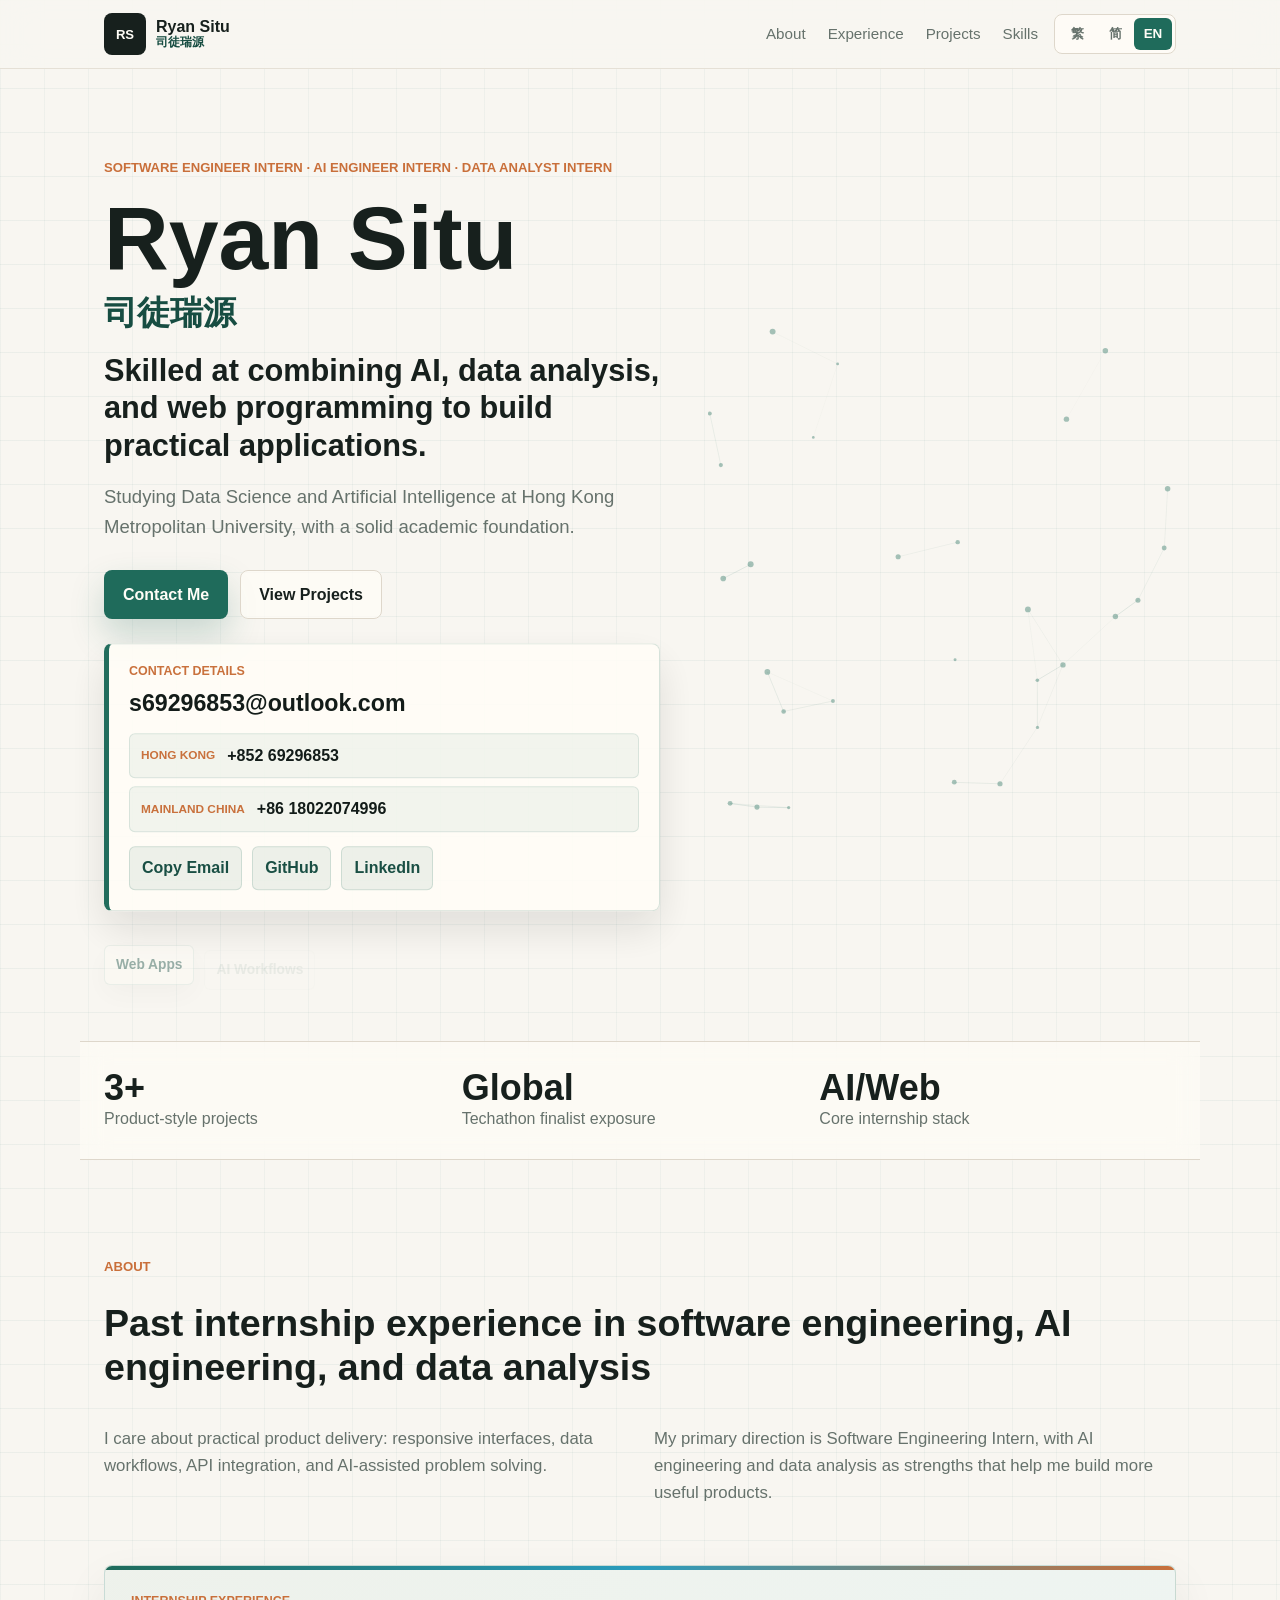
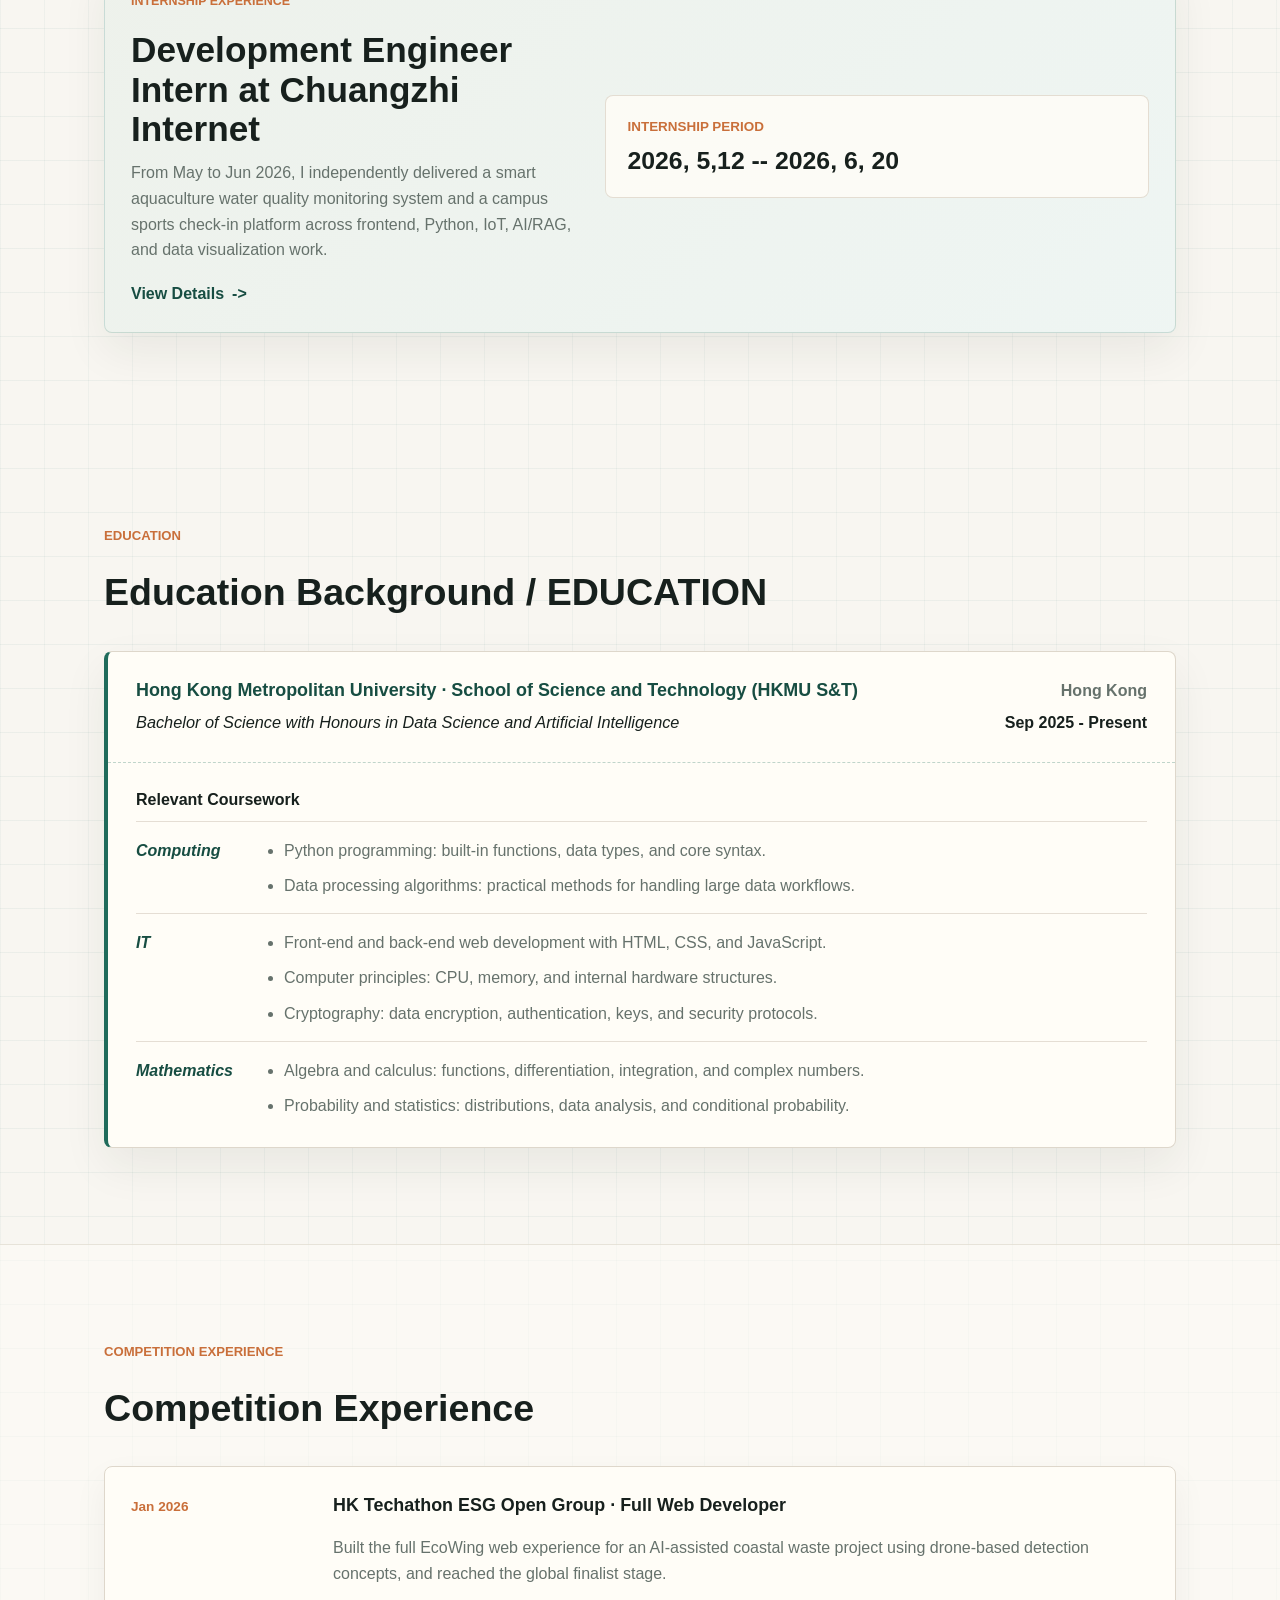
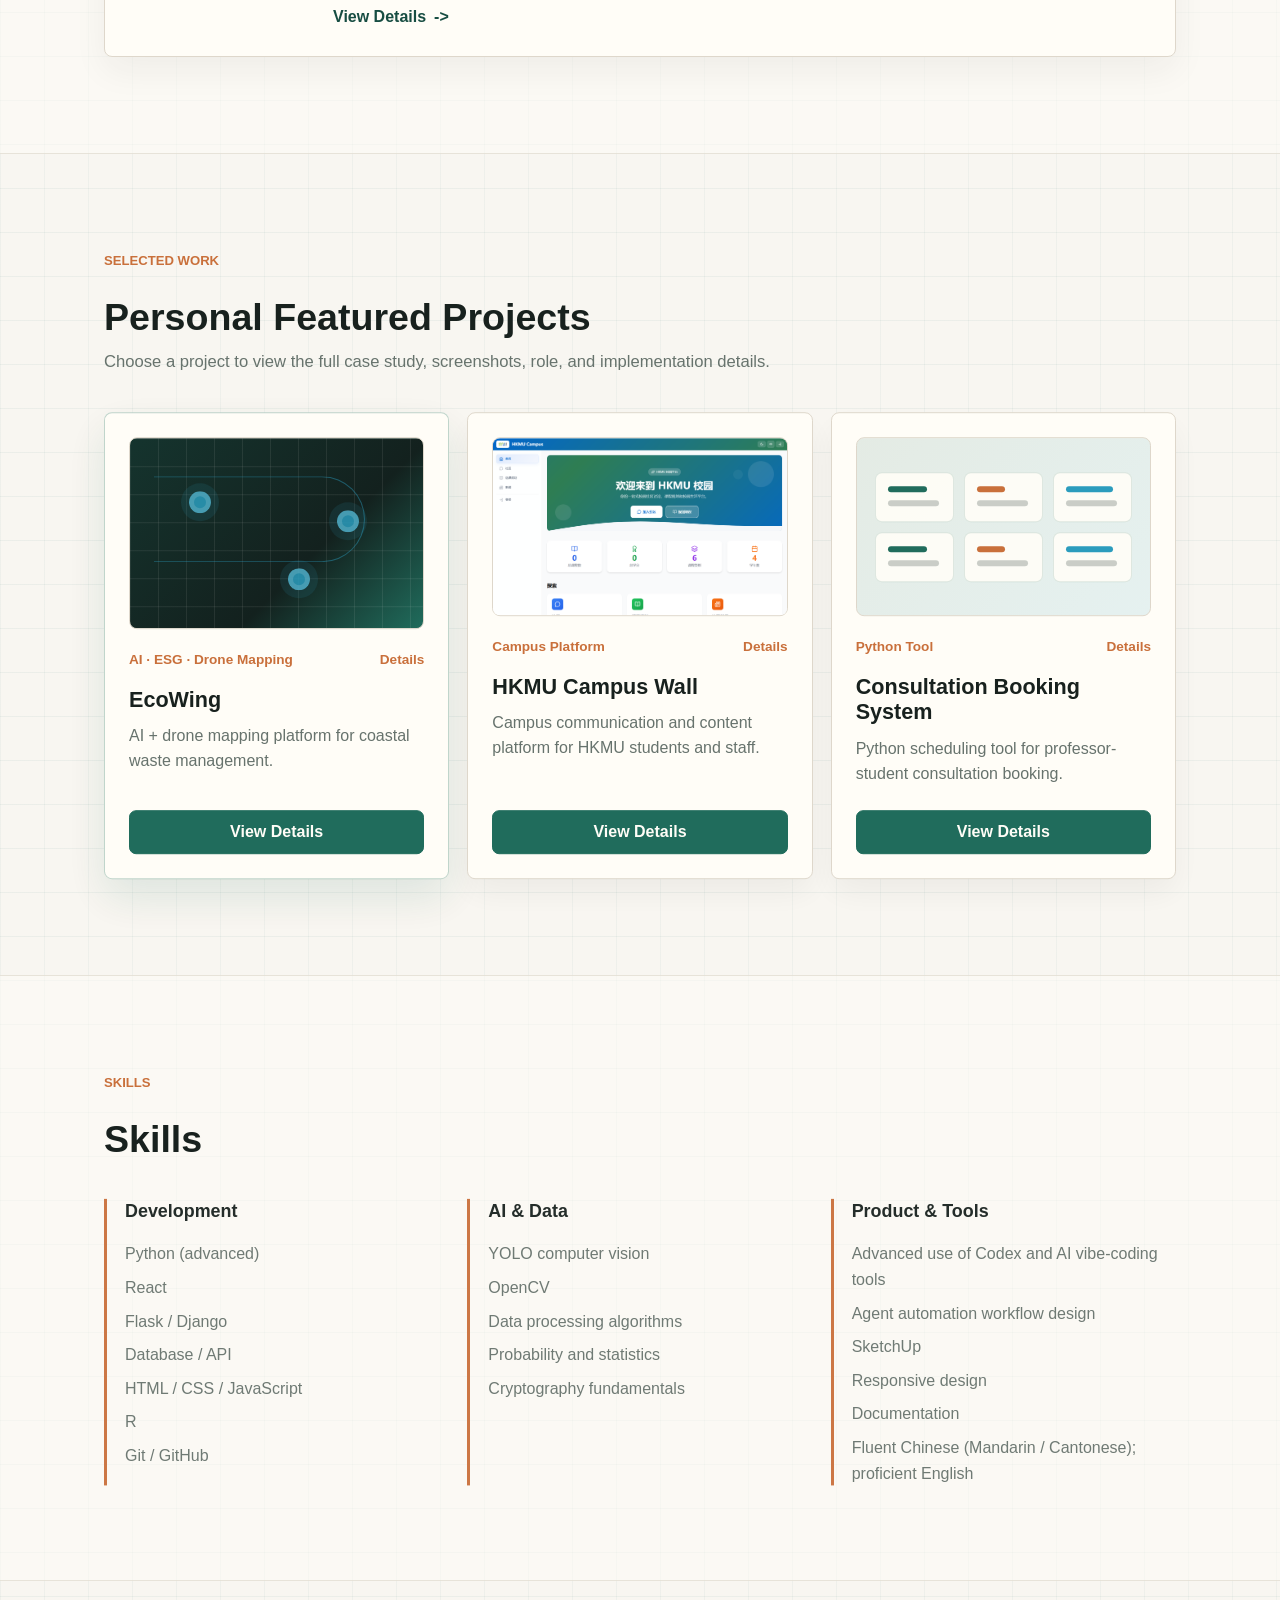
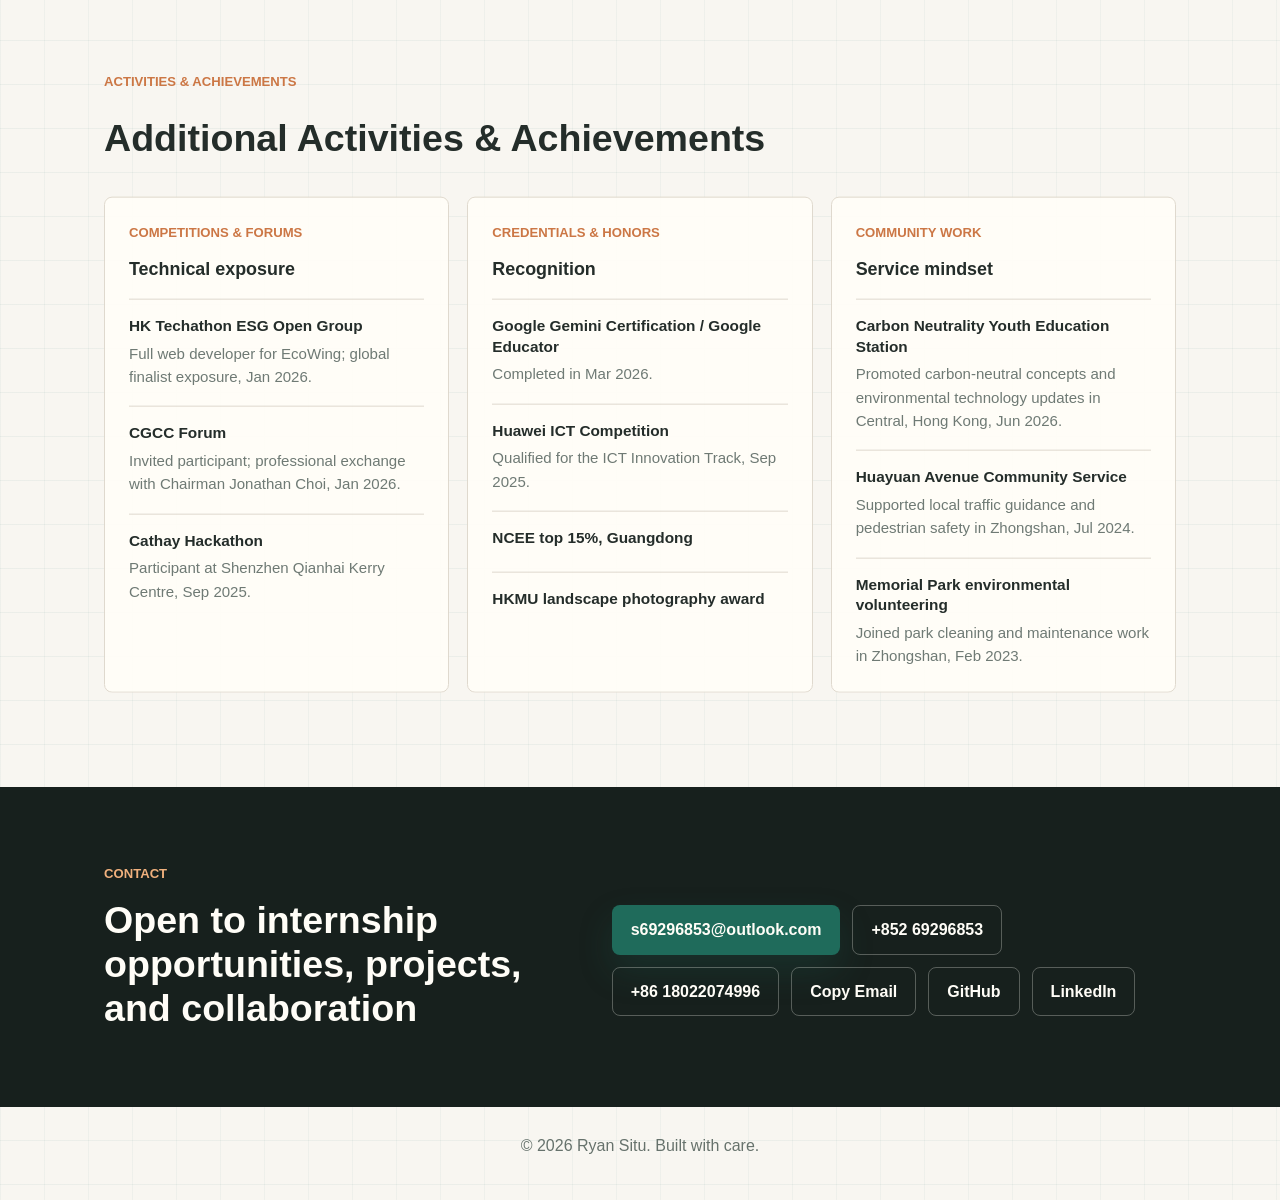
<file: index.html>
<!doctype html>
<html lang="en">
  <head>
    <meta charset="utf-8" />
    <meta name="viewport" content="width=device-width, initial-scale=1" />
    <meta
      name="description"
      content="Ryan Situ's personal portfolio for software engineering, AI engineering, and data analyst internship opportunities."
      data-i18n-content="metaDescription"
    />
    <title>Ryan Situ | Software Engineer Intern</title>
    <link rel="stylesheet" href="styles.css" />
  </head>
  <body>
    <a class="skip-link" href="#main" data-i18n="skipLink">Skip to main content</a>

    <header class="site-header">
      <nav class="nav" aria-label="Main navigation" data-i18n-aria-label="navLabel">
        <a class="brand" href="#top" aria-label="Back to home" data-i18n-aria-label="brandAria">
          <span class="brand-mark" aria-hidden="true">RS</span>
          <span class="brand-name">
            <span>Ryan Situ</span>
            <span class="brand-local">司徒瑞源</span>
          </span>
        </a>

        <div class="nav-actions">
          <div class="nav-links" id="nav-links">
            <a href="#about" data-i18n="navAbout">About</a>
            <a href="#internship" data-i18n="navExperience">Experience</a>
            <a href="#projects" data-i18n="navProjects">Projects</a>
            <a href="#skills" data-i18n="navSkills">Skills</a>
          </div>

          <div class="language-switch" aria-label="Language" data-i18n-aria-label="languageLabel">
            <button type="button" data-lang="zh-Hant" aria-pressed="false">繁</button>
            <button type="button" data-lang="zh-Hans" aria-pressed="false">简</button>
            <button type="button" data-lang="en" aria-pressed="true">EN</button>
          </div>

          <button
            class="nav-toggle"
            type="button"
            aria-expanded="false"
            aria-controls="nav-links"
            aria-label="Open navigation"
            data-i18n-aria-label="navToggleOpen"
          >
            <span></span>
            <span></span>
            <span></span>
          </button>
        </div>
      </nav>
    </header>

    <main id="main">
      <section class="hero" id="top">
        <div class="hero-content">
          <p class="eyebrow" data-i18n="heroRoles">
            Software Engineer Intern · AI Engineer Intern · Data Analyst Intern
          </p>
          <h1>
            <span class="hero-name-main" data-i18n="heroNameMain">Ryan Situ</span>
            <span class="hero-name-sub" data-i18n="heroNameSub">司徒瑞源</span>
          </h1>
          <p class="hero-statement" data-i18n="heroStatement">
            擅长把 AI、数据分析和网页程序有效结合并开发实用的应用
          </p>
          <p class="hero-lede" data-i18n="heroLede">
            就读香港都会大学数据科学与人工智能专业，专业基础扎实。
          </p>

          <div class="hero-actions" aria-label="Primary actions" data-i18n-aria-label="heroActionsLabel">
            <a class="button primary" href="mailto:s69296853@outlook.com" data-i18n="emailButton">Contact Me</a>
            <a class="button secondary" href="#projects" data-i18n="viewProjects">View Projects</a>
          </div>

          <div class="hero-contact-card" aria-label="Fast contact" data-i18n-aria-label="heroContactAria">
            <span class="contact-kicker" data-i18n="heroContactEyebrow">Best way to reach me</span>
            <a class="hero-email" href="mailto:s69296853@outlook.com">s69296853@outlook.com</a>
            <div class="hero-phone-list" aria-label="Phone numbers" data-i18n-aria-label="heroPhoneAria">
              <a href="tel:+85269296853">
                <span data-i18n="phoneHongKong">Hong Kong</span>
                +852 69296853
              </a>
              <a href="tel:+8618022074996">
                <span data-i18n="phoneMainland">Mainland China</span>
                +86 18022074996
              </a>
            </div>
            <div class="hero-contact-links">
              <button
                class="contact-link"
                type="button"
                data-copy="s69296853@outlook.com"
                data-i18n="copyEmail"
              >
                Copy Email
              </button>
              <a class="contact-link" href="https://github.com/ryanST888">GitHub</a>
              <a class="contact-link" href="https://www.linkedin.com/in/situ-rui-yuan-9b78623a6/">LinkedIn</a>
            </div>
          </div>

          <div class="hero-stack" aria-label="Core focus areas" data-i18n-aria-label="heroStackLabel">
            <span data-i18n="heroStackWeb">Web Apps</span>
            <span data-i18n="heroStackAi">AI Workflows</span>
            <span data-i18n="heroStackData">Data Products</span>
          </div>
        </div>

        <figure
          class="hero-visual portrait-visual"
          aria-label="Portrait of Ryan Situ at a technology event"
          data-i18n-aria-label="heroPhotoAria"
        >
          <canvas class="hero-canvas" id="hero-canvas" aria-hidden="true"></canvas>

          <div class="portrait-card" data-tilt>
            <img
              src="assets/ryan-profile.jpg"
              alt="Ryan Situ at a Hong Kong technology event"
              data-i18n-alt="heroPhotoAlt"
              width="1707"
              height="1280"
            />
            <div class="portrait-badge" data-i18n="photoBadge">Hong Kong Tech Event</div>
            <figcaption class="portrait-caption">
              <strong data-i18n="photoCaptionTitle">Ryan Situ</strong>
              <span data-i18n="photoCaptionBody">Software · AI · Data</span>
            </figcaption>
          </div>

          <span class="floating-chip chip-one" data-i18n="heroChip1">AI Vision</span>
          <span class="floating-chip chip-two" data-i18n="heroChip2">Python Logic</span>
          <span class="floating-chip chip-three" data-i18n="heroChip3">Campus Web</span>
        </figure>
      </section>

      <section class="proof-strip" aria-label="Personal highlights" data-i18n-aria-label="proofAria">
        <div>
          <strong>3+</strong>
          <span data-i18n="proofProjects">Product-style projects</span>
        </div>
        <div>
          <strong>Global</strong>
          <span data-i18n="proofExperience">Techathon finalist exposure</span>
        </div>
        <div>
          <strong>AI/Web</strong>
          <span data-i18n="proofSkills">Core internship stack</span>
        </div>
      </section>

      <section class="section" id="about">
        <div class="section-heading">
          <p class="eyebrow" data-i18n="aboutEyebrow">About</p>
          <h2 data-i18n="aboutTitle">过往关于软件工程、AI 工程与数据分析的实习经历</h2>
        </div>

        <div class="about-grid">
          <p data-i18n="aboutP1">
            I care about practical product delivery: responsive interfaces, data workflows, API integration, and AI-assisted problem solving.
          </p>
          <p data-i18n="aboutP2">
            My primary direction is Software Engineering Intern, with AI engineering and data analysis as strengths that help me build more useful products.
          </p>
        </div>

        <a
          class="internship-preview-card"
          id="internship"
          href="internship.html"
          aria-label="View past internship experience details"
          data-i18n-aria-label="internshipPreviewAria"
        >
          <span class="internship-preview-kicker" data-i18n="internshipPreviewEyebrow">Internship Experience</span>
          <div class="internship-preview-content">
            <div>
              <h3 data-i18n="internshipPreviewTitle">Development Engineer Intern at Chuangzhi Internet</h3>
              <p data-i18n="internshipPreviewBody">
                From May to Jun 2026, I independently delivered a smart aquaculture water quality monitoring system and a campus sports check-in platform across frontend, Python, IoT, AI/RAG, and data visualization work.
              </p>
            </div>

            <div class="internship-preview-period">
              <span data-i18n="internshipPreviewPeriodLabel">Internship Period</span>
              <strong data-i18n="internshipPreviewPeriodValue">2026, 5,12 -- 2026, 6, 20</strong>
            </div>
          </div>

          <span class="internship-preview-action" data-i18n="internshipPreviewAction">View Details</span>
        </a>
      </section>

      <section class="section education-section" id="education">
        <div class="section-heading">
          <p class="eyebrow" data-i18n="educationEyebrow">Education</p>
          <h2 data-i18n="educationSectionTitle">Education Background / EDUCATION</h2>
        </div>

        <article class="education-panel">
          <div class="education-summary">
            <div>
              <h3 data-i18n="educationSchool">Hong Kong Metropolitan University · School of Science and Technology</h3>
              <p class="education-degree" data-i18n="educationDegree">
                Bachelor of Science with Honours in Data Science and Artificial Intelligence
              </p>
            </div>

            <div class="education-meta">
              <span data-i18n="educationLocation">Hong Kong</span>
              <span data-i18n="educationDate">Sep 2025 - Present</span>
            </div>
          </div>

          <div class="education-details">
            <div class="coursework">
              <h4 data-i18n="educationCourseworkTitle">Relevant Coursework</h4>

              <div class="course-group">
                <span class="course-category" data-i18n="educationComputingCategory">Computing</span>
                <ul>
                  <li data-i18n="educationCoursePython">Python programming: built-in functions, data types, and core syntax.</li>
                  <li data-i18n="educationCourseDataAlgorithms">Data processing algorithms: practical methods for handling large data workflows.</li>
                </ul>
              </div>

              <div class="course-group">
                <span class="course-category" data-i18n="educationItCategory">IT</span>
                <ul>
                  <li data-i18n="educationCourseWeb">Front-end and back-end web development with HTML, CSS, and JavaScript.</li>
                  <li data-i18n="educationCourseComputerPrinciples">Computer principles: CPU, memory, and internal hardware structures.</li>
                  <li data-i18n="educationCourseCryptography">Cryptography: data encryption, authentication, keys, and security protocols.</li>
                </ul>
              </div>

              <div class="course-group">
                <span class="course-category" data-i18n="educationMathCategory">Mathematics</span>
                <ul>
                  <li data-i18n="educationCourseCalculus">Algebra and calculus: functions, differentiation, integration, and complex numbers.</li>
                  <li data-i18n="educationCourseStats">Probability and statistics: distributions, data analysis, and conditional probability.</li>
                </ul>
              </div>
            </div>
          </div>
        </article>
      </section>

      <section class="section muted" id="experience">
        <div class="section-heading">
          <p class="eyebrow" data-i18n="experienceEyebrow">Competition Experience</p>
          <h2 data-i18n="experienceTitle">竞赛经历</h2>
        </div>

        <div class="timeline">
          <a
            class="timeline-item timeline-link"
            href="competition.html"
            aria-label="View HK Techathon competition details"
            data-i18n-aria-label="competitionPreviewAria"
          >
            <div class="timeline-meta">
              <span data-i18n="techathonDate">Jan 2026</span>
            </div>
            <div>
              <h3 data-i18n="techathonTitle">HK Techathon ESG Open Group · Full Web Developer</h3>
              <p data-i18n="techathonBody">
                Built the full EcoWing web experience for an AI-assisted coastal waste project using drone-based detection concepts, and reached the global finalist stage.
              </p>
              <span class="timeline-action" data-i18n="competitionPreviewAction">View Details</span>
            </div>
          </a>
        </div>
      </section>

      <section class="section" id="projects">
        <div class="section-heading project-heading">
          <p class="eyebrow" data-i18n="projectsEyebrow">Selected Work</p>
          <h2 data-i18n="projectsTitle">Personal Featured Projects</h2>
          <p class="section-intro" data-i18n="projectsIntro">
            Choose a project to view the full case study, screenshots, role, and implementation details.
          </p>
        </div>

        <div class="project-grid">
          <article class="project-card project-card-featured">
            <div class="project-mini-visual eco-visual" aria-hidden="true">
              <span class="drone-path"></span>
              <span class="scan-beam"></span>
              <span class="target target-one"></span>
              <span class="target target-two"></span>
              <span class="target target-three"></span>
            </div>
            <div class="project-topline">
              <span data-i18n="projectEcoWingType">AI · ESG · Drone Concept</span>
              <span class="project-status" data-i18n="projectStatusCaseStudy">Details</span>
            </div>
            <h3>EcoWing</h3>
            <p data-i18n="projectEcoWingBody">
              AI + drone mapping platform for coastal waste management.
            </p>
            <div class="project-actions" aria-label="EcoWing project actions">
              <a class="project-action primary" href="project.html?project=ecowing" data-i18n="viewCaseStudy">View Details</a>
            </div>
          </article>

          <article class="project-card">
            <figure class="project-shot">
              <img
                src="assets/hkmu-campus-home.png"
                alt="HKMU Campus Platform homepage screenshot"
                data-i18n-alt="projectCampusImageAlt"
                width="1440"
                height="900"
              />
            </figure>
            <div class="project-topline">
              <span data-i18n="projectCampusType">Campus Platform</span>
              <span class="project-status" data-i18n="projectStatusCaseStudy">Details</span>
            </div>
            <h3>HKMU Campus Wall</h3>
            <p data-i18n="projectCampusBody">
              Campus communication and content platform for HKMU students and staff.
            </p>
            <div class="project-actions" aria-label="HKMU Campus Wall project actions">
              <a class="project-action primary" href="project.html?project=campus" data-i18n="viewCaseStudy">View Details</a>
            </div>
          </article>

          <article class="project-card">
            <div class="project-mini-visual booking-visual" aria-hidden="true">
              <span></span>
              <span></span>
              <span></span>
              <span></span>
              <span></span>
              <span></span>
            </div>
            <div class="project-topline">
              <span data-i18n="projectBookingType">Python Tool</span>
              <span class="project-status" data-i18n="projectStatusCaseStudy">Details</span>
            </div>
            <h3>Consultation Booking System</h3>
            <p data-i18n="projectBookingBody">
              Python scheduling tool for professor-student consultation booking.
            </p>
            <div class="project-actions" aria-label="Consultation Booking System project actions">
              <a class="project-action primary" href="project.html?project=booking" data-i18n="viewCaseStudy">View Details</a>
            </div>
          </article>
        </div>
      </section>

      <section class="section muted" id="skills">
        <div class="section-heading">
          <p class="eyebrow" data-i18n="skillsEyebrow">Skills</p>
          <h2 data-i18n="skillsTitle">Skills</h2>
        </div>

        <div class="skills-layout">
          <div>
            <h3 data-i18n="skillsDevTitle">Development</h3>
            <ul class="skill-list">
              <li data-i18n="skillPythonAdvanced">Python (advanced)</li>
              <li>React</li>
              <li>Flask / Django</li>
              <li>Database / API</li>
              <li>HTML / CSS / JavaScript</li>
              <li>R</li>
              <li>Git / GitHub</li>
            </ul>
          </div>
          <div>
            <h3 data-i18n="skillsAiTitle">AI & Data</h3>
            <ul class="skill-list">
              <li data-i18n="skillYolo">YOLO computer vision</li>
              <li>OpenCV</li>
              <li data-i18n="skillAlgorithms">Data processing algorithms</li>
              <li data-i18n="skillStats">Probability and statistics</li>
              <li data-i18n="skillCrypto">Cryptography fundamentals</li>
            </ul>
          </div>
          <div>
            <h3 data-i18n="skillsProductTitle">Product & Tools</h3>
            <ul class="skill-list">
              <li data-i18n="skillVibeCoding">Advanced use of Codex and AI vibe-coding tools</li>
              <li data-i18n="skillAgentWorkflow">Agent automation workflow design</li>
              <li data-i18n="skillSketchUp">SketchUp</li>
              <li data-i18n="skillResponsive">Responsive design</li>
              <li data-i18n="skillDocs">Documentation</li>
              <li data-i18n="skillLanguages">Mandarin, Cantonese, English</li>
            </ul>
          </div>
        </div>
      </section>

      <section class="section activities-section" id="activities">
        <div class="section-heading">
          <p class="eyebrow" data-i18n="activitiesEyebrow">Activities & Achievements</p>
          <h2 data-i18n="activitiesTitle">Additional Activities & Achievements</h2>
        </div>

        <div class="activities-grid">
          <article class="activity-card">
            <span class="activity-kicker" data-i18n="activityCompetitionKicker">Competitions & Forums</span>
            <h3 data-i18n="activityCompetitionTitle">Technical exposure</h3>
            <ul class="activity-list">
              <li>
                <strong data-i18n="activityTechathonTitle">HK Techathon ESG Open Group</strong>
                <span data-i18n="activityTechathonBody">Full web developer for EcoWing; global finalist exposure, Jan 2026.</span>
              </li>
              <li>
                <strong data-i18n="activityCgccTitle">CGCC Forum</strong>
                <span data-i18n="activityCgccBody">Invited participant; professional exchange with Chairman Jonathan Choi, Jan 2026.</span>
              </li>
              <li>
                <strong data-i18n="activityCathayTitle">Cathay Hackathon</strong>
                <span data-i18n="activityCathayBody">Participant in Shenzhen Qianhai Kerry Centre, Sep 2025.</span>
              </li>
            </ul>
          </article>

          <article class="activity-card">
            <span class="activity-kicker" data-i18n="activityCredentialKicker">Credentials & Honors</span>
            <h3 data-i18n="activityCredentialTitle">Recognition</h3>
            <ul class="activity-list">
              <li>
                <strong data-i18n="activityGeminiTitle">Google Gemini Certification & Google Educator</strong>
                <span data-i18n="activityGeminiBody">Completed in Mar 2026.</span>
              </li>
              <li>
                <strong data-i18n="activityHuaweiTitle">Huawei ICT Competition</strong>
                <span data-i18n="activityHuaweiBody">Qualified for the ICT Innovation Track, Sep 2025.</span>
              </li>
              <li>
                <strong data-i18n="activityNceeTitle">NCEE top 15%, Guangdong</strong>
              </li>
              <li>
                <strong data-i18n="activityPhotoTitle">HKMU landscape photography award</strong>
              </li>
            </ul>
          </article>

          <article class="activity-card">
            <span class="activity-kicker" data-i18n="activityCommunityKicker">Community Work</span>
            <h3 data-i18n="activityCommunityTitle">Service mindset</h3>
            <ul class="activity-list">
              <li>
                <strong data-i18n="activityCarbonTitle">Carbon Neutrality Youth Education Station</strong>
                <span data-i18n="activityCarbonBody">Promoted carbon-neutral concepts and environmental technology updates in Central, Hong Kong, Jun 2026.</span>
              </li>
              <li>
                <strong data-i18n="activityTrafficTitle">Huayuan Avenue Community Service</strong>
                <span data-i18n="activityTrafficBody">Supported local traffic guidance and pedestrian safety in Zhongshan, Jul 2024.</span>
              </li>
              <li>
                <strong data-i18n="activityParkTitle">Memorial Park environmental volunteering</strong>
                <span data-i18n="activityParkBody">Joined park cleaning and maintenance work in Zhongshan, Feb 2023.</span>
              </li>
            </ul>
          </article>
        </div>
      </section>

      <section class="contact-section" id="contact">
        <div>
          <p class="eyebrow" data-i18n="contactEyebrow">Contact</p>
          <h2 data-i18n="contactTitle">Open to internship opportunities, projects, and collaboration</h2>
        </div>

        <div class="contact-actions">
          <a class="button primary" href="mailto:s69296853@outlook.com">
            s69296853@outlook.com
          </a>
          <a class="button secondary" href="tel:+85269296853">
            +852 69296853
          </a>
          <a class="button secondary" href="tel:+8618022074996">
            +86 18022074996
          </a>
          <button
            class="button secondary"
            type="button"
            data-copy="s69296853@outlook.com"
            data-i18n="copyEmail"
          >
            Copy Email
          </button>
          <a class="button secondary" href="https://github.com/ryanST888">
            GitHub
          </a>
          <a class="button secondary" href="https://www.linkedin.com/in/situ-rui-yuan-9b78623a6/">
            LinkedIn
          </a>
        </div>
      </section>
    </main>

    <footer class="site-footer">
      <p><span data-i18n="copyrightPrefix">©</span> <span id="year"></span> Ryan Situ. <span data-i18n="footerNote">Built with care.</span></p>
    </footer>

    <script src="assets/vendor/gsap.min.js"></script>
    <script src="assets/vendor/ScrollTrigger.min.js"></script>
    <script src="script.js"></script>
  </body>
</html>
</file>
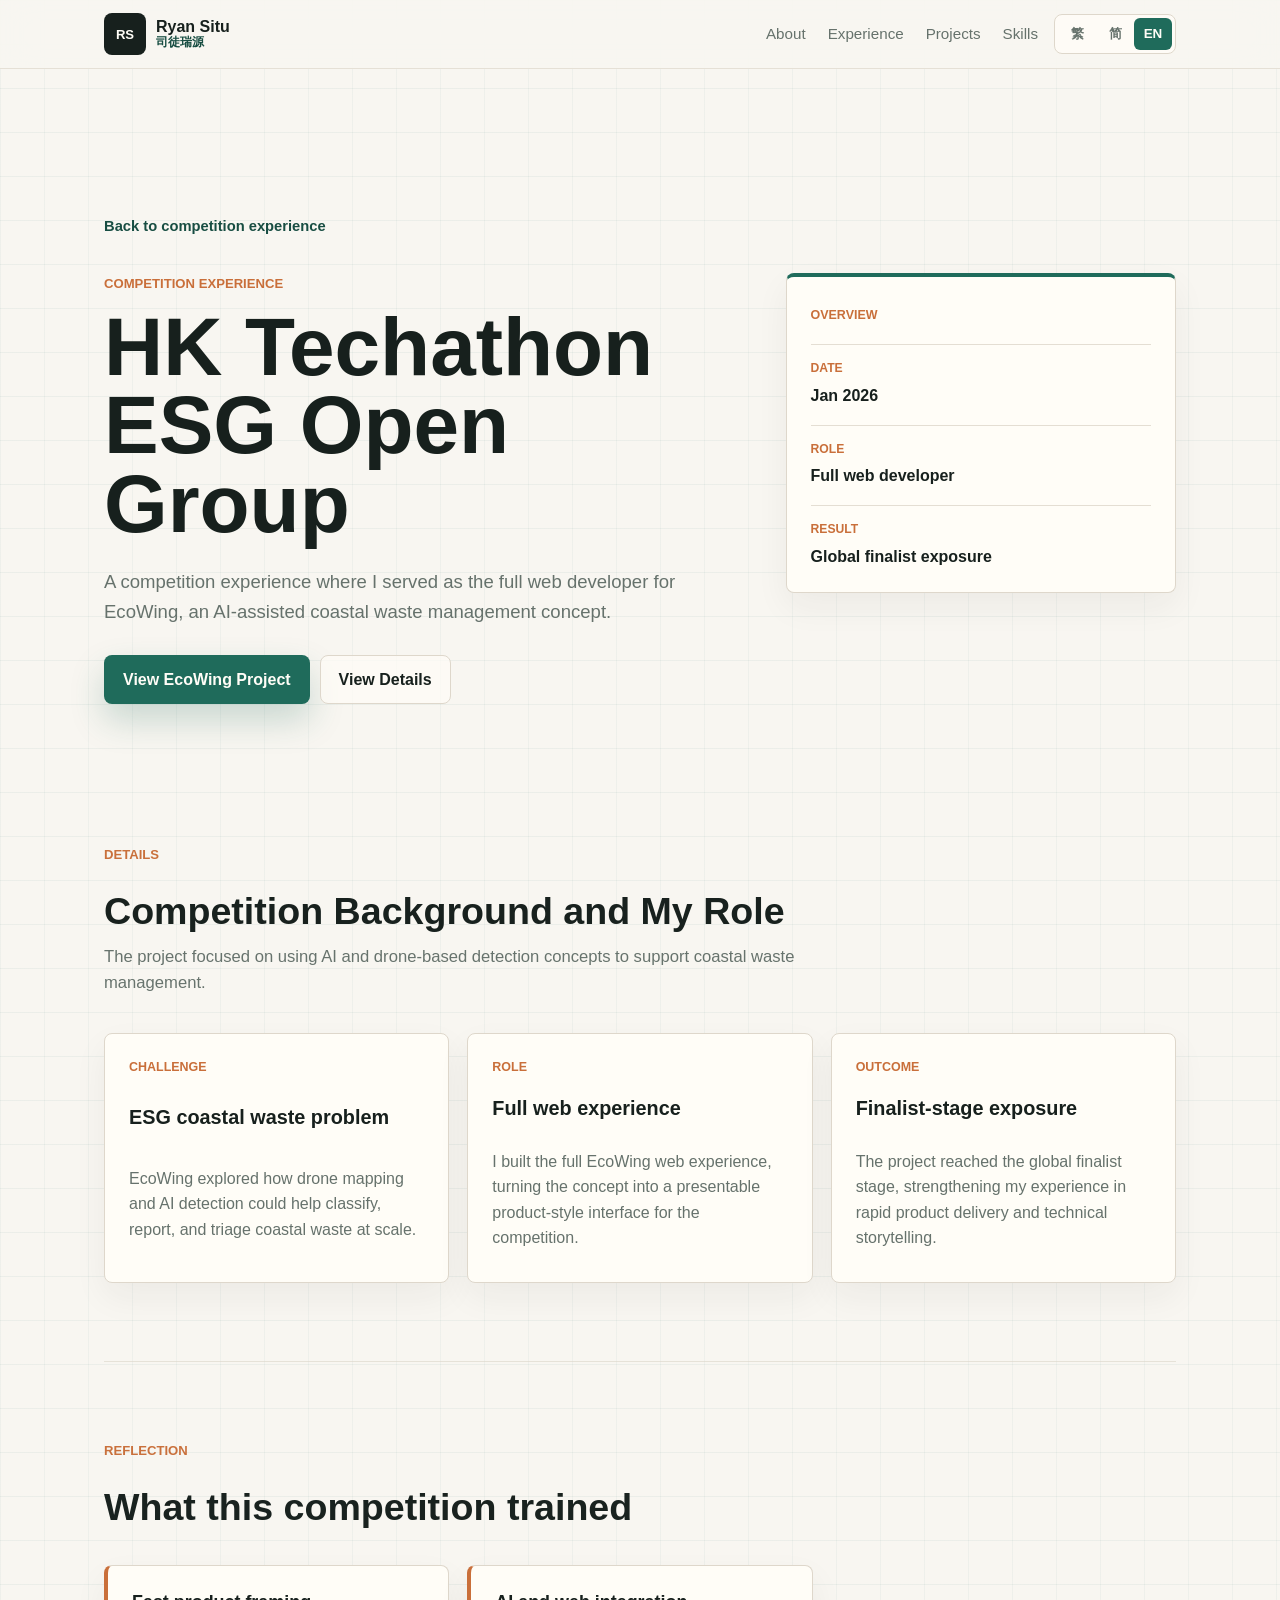
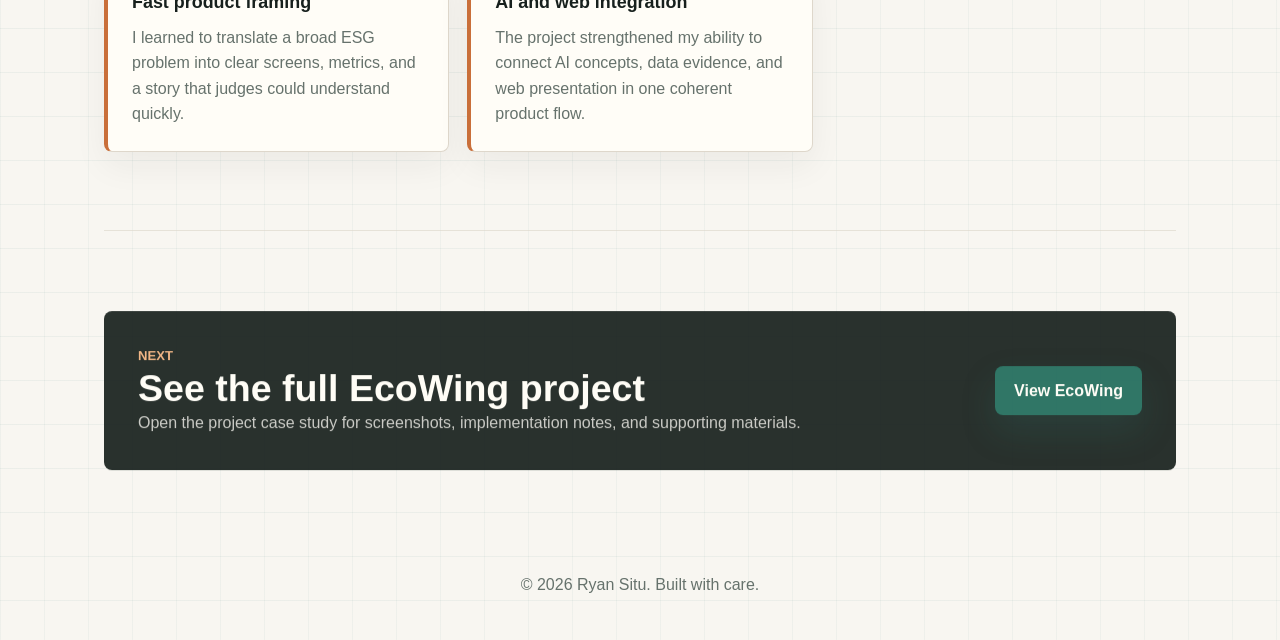
<file: competition.html>
<!doctype html>
<html lang="en">
  <head>
    <meta charset="utf-8" />
    <meta name="viewport" content="width=device-width, initial-scale=1" />
    <meta
      name="description"
      content="Ryan Situ's HK Techathon competition experience with EcoWing."
      data-i18n-content="competitionMetaDescription"
    />
    <title>Ryan Situ | Competition Experience</title>
    <link rel="stylesheet" href="styles.css" />
  </head>
  <body data-page-title-key="competitionTitle">
    <a class="skip-link" href="#main" data-i18n="skipLink">Skip to main content</a>

    <header class="site-header">
      <nav class="nav" aria-label="Main navigation" data-i18n-aria-label="navLabel">
        <a class="brand" href="index.html#top" aria-label="Back to home" data-i18n-aria-label="brandAria">
          <span class="brand-mark" aria-hidden="true">RS</span>
          <span class="brand-name">
            <span>Ryan Situ</span>
            <span class="brand-local">司徒瑞源</span>
          </span>
        </a>

        <div class="nav-actions">
          <div class="nav-links" id="nav-links">
            <a href="index.html#about" data-i18n="navAbout">About</a>
            <a href="index.html#experience" data-i18n="navExperience">Experience</a>
            <a href="index.html#projects" data-i18n="navProjects">Projects</a>
            <a href="index.html#skills" data-i18n="navSkills">Skills</a>
          </div>

          <div class="language-switch" aria-label="Language" data-i18n-aria-label="languageLabel">
            <button type="button" data-lang="zh-Hant" aria-pressed="false">繁</button>
            <button type="button" data-lang="zh-Hans" aria-pressed="false">简</button>
            <button type="button" data-lang="en" aria-pressed="true">EN</button>
          </div>

          <button
            class="nav-toggle"
            type="button"
            aria-expanded="false"
            aria-controls="nav-links"
            aria-label="Open navigation"
            data-i18n-aria-label="navToggleOpen"
          >
            <span></span>
            <span></span>
            <span></span>
          </button>
        </div>
      </nav>
    </header>

    <main id="main" class="internship-detail-main">
      <section class="internship-hero">
        <a class="back-link" href="index.html#experience" data-i18n="competitionBack">Back to competition experience</a>

        <div class="internship-hero-grid">
          <div>
            <p class="eyebrow" data-i18n="competitionEyebrow">Competition Experience</p>
            <h1 data-i18n="competitionHeading">HK Techathon ESG Open Group</h1>
            <p data-i18n="competitionLede">
              A competition experience where I served as the full web developer for EcoWing, an AI-assisted coastal waste management concept.
            </p>
            <div class="case-actions">
              <a class="button primary" href="project.html?project=ecowing" data-i18n="competitionProjectButton">View EcoWing Project</a>
              <a class="button secondary" href="#competition-details" data-i18n="competitionDetailsButton">View Details</a>
            </div>
          </div>

          <aside class="internship-snapshot" aria-label="Competition overview" data-i18n-aria-label="competitionSnapshotAria">
            <span class="internship-snapshot-label" data-i18n="competitionSnapshotLabel">Overview</span>
            <dl>
              <div>
                <dt data-i18n="competitionSnapshotDateLabel">Date</dt>
                <dd data-i18n="competitionSnapshotDateValue">Jan 2026</dd>
              </div>
              <div>
                <dt data-i18n="competitionSnapshotRoleLabel">Role</dt>
                <dd data-i18n="competitionSnapshotRoleValue">Full web developer</dd>
              </div>
              <div>
                <dt data-i18n="competitionSnapshotResultLabel">Result</dt>
                <dd data-i18n="competitionSnapshotResultValue">Global finalist exposure</dd>
              </div>
            </dl>
          </aside>
        </div>
      </section>

      <section class="internship-section" id="competition-details">
        <div class="section-heading">
          <p class="eyebrow" data-i18n="competitionDetailEyebrow">Details</p>
          <h2 data-i18n="competitionDetailTitle">Competition Background and My Role</h2>
          <p class="section-intro" data-i18n="competitionDetailIntro">
            The project focused on using AI and drone-based detection concepts to support coastal waste management.
          </p>
        </div>

        <div class="internship-project-grid">
          <article class="internship-project-card">
            <span class="internship-card-kicker" data-i18n="competitionCardOneKicker">Challenge</span>
            <h3 data-i18n="competitionCardOneTitle">ESG coastal waste problem</h3>
            <p data-i18n="competitionCardOneBody">
              EcoWing explored how drone mapping and AI detection could help classify, report, and triage coastal waste at scale.
            </p>
          </article>

          <article class="internship-project-card">
            <span class="internship-card-kicker" data-i18n="competitionCardTwoKicker">Role</span>
            <h3 data-i18n="competitionCardTwoTitle">Full web experience</h3>
            <p data-i18n="competitionCardTwoBody">
              I built the full EcoWing web experience, turning the concept into a presentable product-style interface for the competition.
            </p>
          </article>

          <article class="internship-project-card">
            <span class="internship-card-kicker" data-i18n="competitionCardThreeKicker">Outcome</span>
            <h3 data-i18n="competitionCardThreeTitle">Finalist-stage exposure</h3>
            <p data-i18n="competitionCardThreeBody">
              The project reached the global finalist stage, strengthening my experience in rapid product delivery and technical storytelling.
            </p>
          </article>
        </div>
      </section>

      <section class="internship-section muted-case">
        <div class="section-heading">
          <p class="eyebrow" data-i18n="competitionReflectionEyebrow">Reflection</p>
          <h2 data-i18n="competitionReflectionTitle">What this competition trained</h2>
        </div>

        <div class="internship-reflection-grid">
          <article>
            <h3 data-i18n="competitionReflectionOneTitle">Fast product framing</h3>
            <p data-i18n="competitionReflectionOneBody">
              I learned to translate a broad ESG problem into clear screens, metrics, and a story that judges could understand quickly.
            </p>
          </article>
          <article>
            <h3 data-i18n="competitionReflectionTwoTitle">AI and web integration</h3>
            <p data-i18n="competitionReflectionTwoBody">
              The project strengthened my ability to connect AI concepts, data evidence, and web presentation in one coherent product flow.
            </p>
          </article>
        </div>
      </section>

      <section class="case-section">
        <div class="case-next">
          <div>
            <p class="eyebrow" data-i18n="competitionNextEyebrow">Next</p>
            <h2 data-i18n="competitionNextTitle">See the full EcoWing project</h2>
            <p data-i18n="competitionNextBody">
              Open the project case study for screenshots, implementation notes, and supporting materials.
            </p>
          </div>
          <a class="button primary" href="project.html?project=ecowing" data-i18n="competitionNextLink">View EcoWing</a>
        </div>
      </section>
    </main>

    <footer class="site-footer">
      <p><span data-i18n="copyrightPrefix">©</span> <span id="year"></span> Ryan Situ. <span data-i18n="footerNote">Built with care.</span></p>
    </footer>

    <script src="assets/vendor/gsap.min.js"></script>
    <script src="assets/vendor/ScrollTrigger.min.js"></script>
    <script src="script.js"></script>
  </body>
</html>
</file>
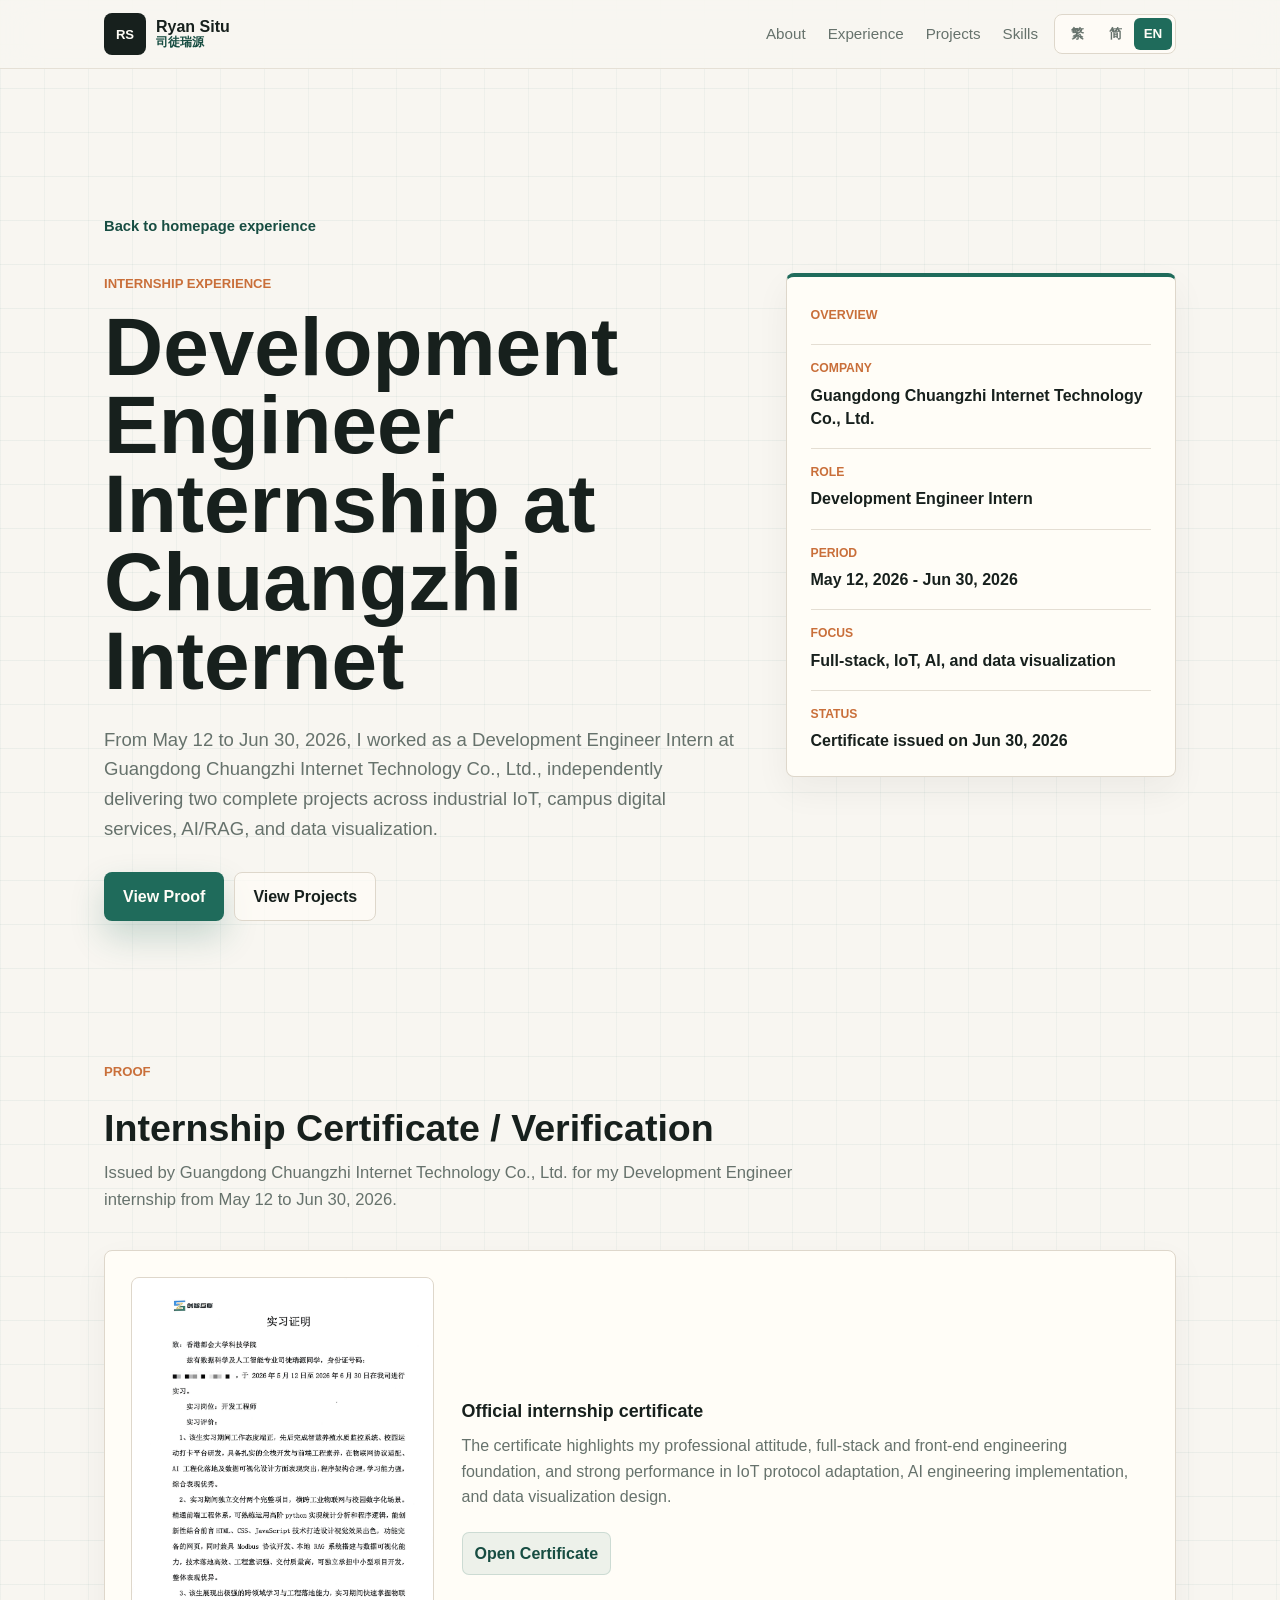
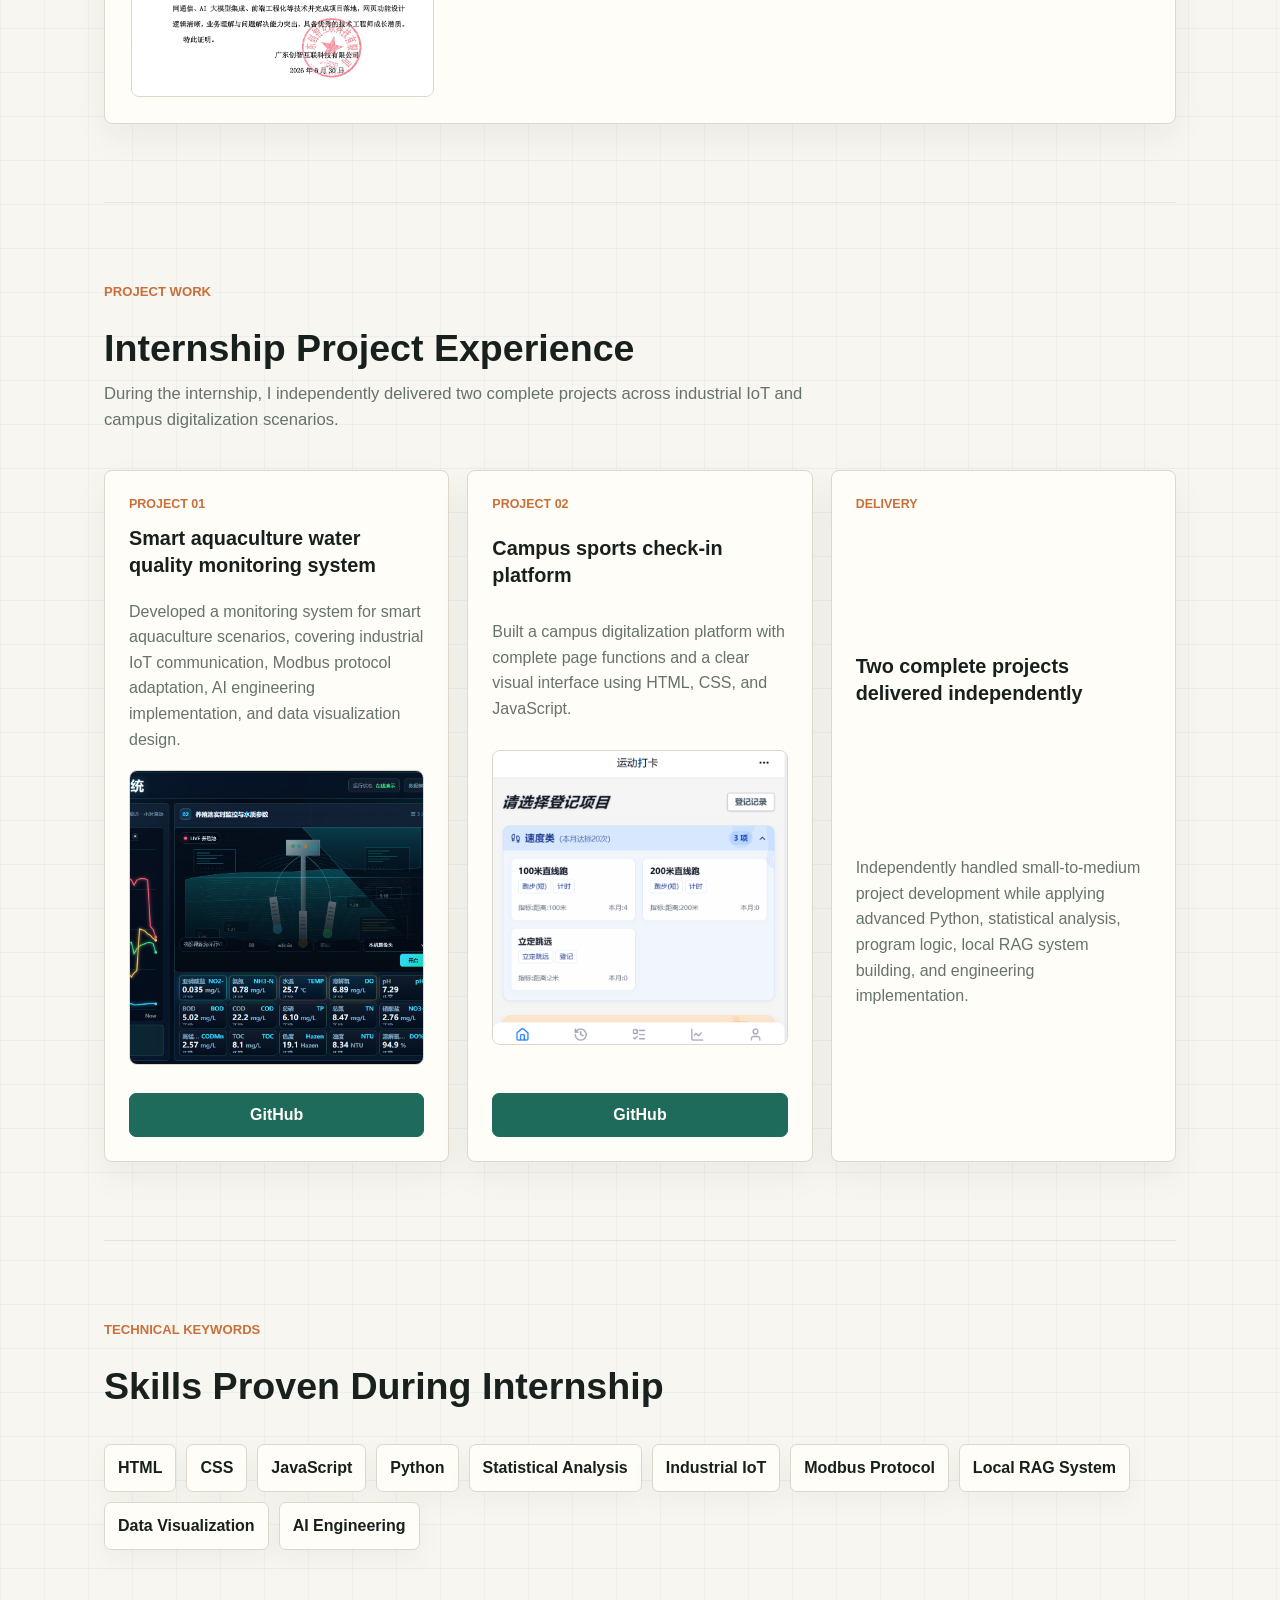
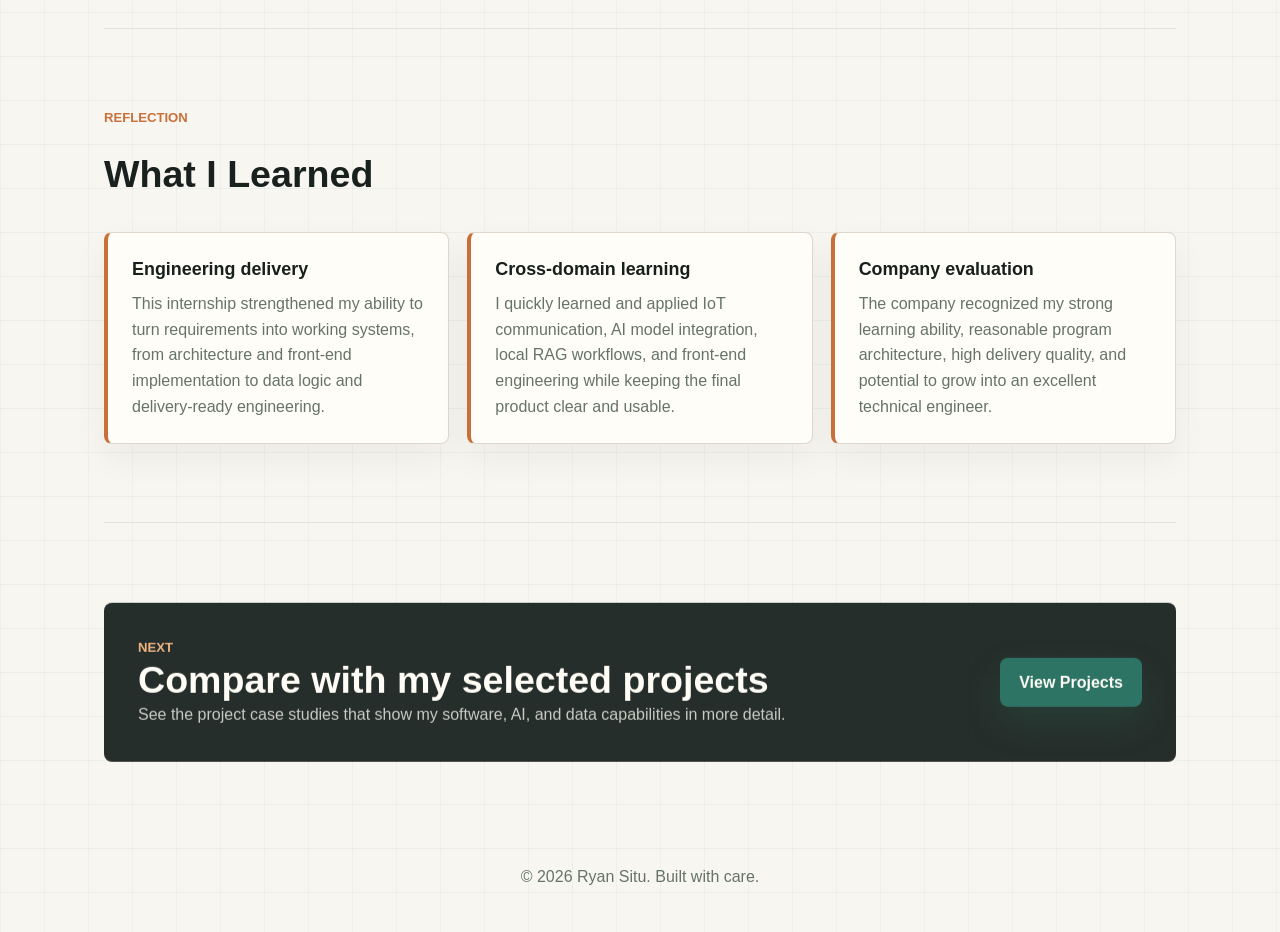
<file: internship.html>
<!doctype html>
<html lang="en">
  <head>
    <meta charset="utf-8" />
    <meta name="viewport" content="width=device-width, initial-scale=1" />
    <meta
      name="description"
      content="Ryan Situ's internship experience page with proof, project work, and reflections."
      data-i18n-content="internshipMetaDescription"
    />
    <title>Ryan Situ | Internship Experience</title>
    <link rel="stylesheet" href="styles.css" />
  </head>
  <body data-page-title-key="internshipTitle">
    <a class="skip-link" href="#main" data-i18n="skipLink">Skip to main content</a>

    <header class="site-header">
      <nav class="nav" aria-label="Main navigation" data-i18n-aria-label="navLabel">
        <a class="brand" href="index.html#top" aria-label="Back to home" data-i18n-aria-label="brandAria">
          <span class="brand-mark" aria-hidden="true">RS</span>
          <span class="brand-name">
            <span>Ryan Situ</span>
            <span class="brand-local">司徒瑞源</span>
          </span>
        </a>

        <div class="nav-actions">
          <div class="nav-links" id="nav-links">
            <a href="index.html#about" data-i18n="navAbout">About</a>
            <a href="index.html#internship" data-i18n="navExperience">Experience</a>
            <a href="index.html#projects" data-i18n="navProjects">Projects</a>
            <a href="index.html#skills" data-i18n="navSkills">Skills</a>
          </div>

          <div class="language-switch" aria-label="Language" data-i18n-aria-label="languageLabel">
            <button type="button" data-lang="zh-Hant" aria-pressed="false">繁</button>
            <button type="button" data-lang="zh-Hans" aria-pressed="false">简</button>
            <button type="button" data-lang="en" aria-pressed="true">EN</button>
          </div>

          <button
            class="nav-toggle"
            type="button"
            aria-expanded="false"
            aria-controls="nav-links"
            aria-label="Open navigation"
            data-i18n-aria-label="navToggleOpen"
          >
            <span></span>
            <span></span>
            <span></span>
          </button>
        </div>
      </nav>
    </header>

    <main id="main" class="internship-detail-main">
      <section class="internship-hero">
        <a class="back-link" href="index.html#internship" data-i18n="internshipBack">Back to homepage experience</a>

        <div class="internship-hero-grid">
          <div>
            <p class="eyebrow" data-i18n="internshipEyebrow">Internship Experience</p>
            <h1 data-i18n="internshipHeading">Past Internship Experience</h1>
            <p data-i18n="internshipLede">
              A focused record of internship proof, practical project work, and reflections from professional learning.
            </p>
            <div class="case-actions">
              <a class="button primary" href="#internship-proof" data-i18n="internshipProofButton">View Proof</a>
              <a class="button secondary" href="#internship-projects" data-i18n="internshipProjectsButton">View Projects</a>
            </div>
          </div>

          <aside class="internship-snapshot" aria-label="Internship overview" data-i18n-aria-label="internshipSnapshotAria">
            <span class="internship-snapshot-label" data-i18n="internshipSnapshotLabel">Overview</span>
            <dl>
              <div>
                <dt data-i18n="internshipSnapshotCompanyLabel">Company</dt>
                <dd data-i18n="internshipSnapshotCompanyValue">Guangdong Chuangzhi Internet Technology Co., Ltd.</dd>
              </div>
              <div>
                <dt data-i18n="internshipSnapshotRoleLabel">Role</dt>
                <dd data-i18n="internshipSnapshotRoleValue">Development Engineer Intern</dd>
              </div>
              <div>
                <dt data-i18n="internshipSnapshotPeriodLabel">Period</dt>
                <dd data-i18n="internshipSnapshotPeriodValue">May 12, 2026 - Jun 30, 2026</dd>
              </div>
              <div>
                <dt data-i18n="internshipSnapshotFocusLabel">Focus</dt>
                <dd data-i18n="internshipSnapshotFocusValue">Full-stack, IoT, AI, and data visualization</dd>
              </div>
              <div>
                <dt data-i18n="internshipSnapshotStatusLabel">Status</dt>
                <dd data-i18n="internshipSnapshotStatusValue">Certificate issued on Jun 30, 2026</dd>
              </div>
            </dl>
          </aside>
        </div>
      </section>

      <section class="internship-section" id="internship-proof">
        <div class="section-heading">
          <p class="eyebrow" data-i18n="internshipProofEyebrow">Proof</p>
          <h2 data-i18n="internshipProofTitle">Internship Certificate / Verification</h2>
          <p class="section-intro" data-i18n="internshipProofIntro">
            This area is prepared for an internship certificate, verification letter, or official document.
          </p>
        </div>

        <div class="internship-proof-panel">
          <figure class="internship-certificate">
            <img
              src="assets/documents/internship-certificate-chuangzhi.png"
              alt="Internship certificate from Guangdong Chuangzhi Internet Technology Co., Ltd."
              data-i18n-alt="internshipCertificateAlt"
              width="1238"
              height="1752"
            />
          </figure>
          <div>
            <h3 data-i18n="internshipProofCardTitle">Official internship certificate</h3>
            <p data-i18n="internshipProofCardBody">
              Issued by Guangdong Chuangzhi Internet Technology Co., Ltd. for my Development Engineer internship from May 12 to Jun 30, 2026.
            </p>
            <a
              class="project-action"
              href="assets/documents/internship-certificate-chuangzhi.png"
              target="_blank"
              rel="noreferrer"
              data-i18n="internshipProofOpen"
            >
              Open Certificate
            </a>
          </div>
        </div>
      </section>

      <section class="internship-section muted-case" id="internship-projects">
        <div class="section-heading">
          <p class="eyebrow" data-i18n="internshipProjectsEyebrow">Project Work</p>
          <h2 data-i18n="internshipProjectsTitle">Internship Project Experience</h2>
          <p class="section-intro" data-i18n="internshipProjectsIntro">
            A concise space to explain what I built, what problem it solved, and what evidence supports the work.
          </p>
        </div>

        <div class="internship-project-grid">
          <article class="internship-project-card">
            <span class="internship-card-kicker" data-i18n="internshipProjectOneKicker">Project 01</span>
            <h3 data-i18n="internshipProjectOneTitle">Smart aquaculture water quality monitoring system</h3>
            <p data-i18n="internshipProjectOneBody">
              Developed a monitoring-oriented system across industrial IoT communication, Modbus protocol adaptation, AI engineering implementation, and data visualization.
            </p>
            <figure class="internship-project-shot">
              <img
                src="assets/project-screenshots/internship-water-quality-monitoring.png"
                alt="Smart aquaculture water quality monitoring system dashboard screenshot"
                data-i18n-alt="internshipProjectOneImageAlt"
                width="1902"
                height="913"
              />
            </figure>
            <div class="internship-project-actions">
              <a
                class="project-action primary"
                href="https://github.com/ryanST888/water-quality-monitoring-system"
                target="_blank"
                rel="noreferrer"
              >
                GitHub
              </a>
            </div>
          </article>

          <article class="internship-project-card">
            <span class="internship-card-kicker" data-i18n="internshipProjectTwoKicker">Project 02</span>
            <h3 data-i18n="internshipProjectTwoTitle">Campus sports check-in platform</h3>
            <p data-i18n="internshipProjectTwoBody">
              Delivered a campus digitalization platform with clear front-end logic, complete page functions, and a polished HTML/CSS/JavaScript visual interface.
            </p>
            <figure class="internship-project-shot">
              <img
                src="assets/project-screenshots/internship-campus-sports-checkin.png"
                alt="Campus sports check-in platform mobile project selection screenshot"
                data-i18n-alt="internshipProjectTwoImageAlt"
                width="789"
                height="811"
              />
            </figure>
            <div class="internship-project-actions">
              <a
                class="project-action primary"
                href="https://github.com/ryanST888/Campus-Sport-and-Exercise-Check-in-Platform."
                target="_blank"
                rel="noreferrer"
              >
                GitHub
              </a>
            </div>
          </article>

          <article class="internship-project-card">
            <span class="internship-card-kicker" data-i18n="internshipProjectThreeKicker">Technical Scope</span>
            <h3 data-i18n="internshipProjectThreeTitle">Independent delivery across two scenarios</h3>
            <p data-i18n="internshipProjectThreeBody">
              Independently completed two full projects spanning industrial IoT and campus digital services, showing strong engineering execution.
            </p>
          </article>
        </div>
      </section>

      <section class="internship-section" id="internship-skills">
        <div class="section-heading">
          <p class="eyebrow" data-i18n="internshipSkillsEyebrow">Technical Keywords</p>
          <h2 data-i18n="internshipSkillsTitle">Skills Proven During Internship</h2>
        </div>

        <div class="internship-skill-cloud" aria-label="Internship technical keywords" data-i18n-aria-label="internshipSkillsAria">
          <span>HTML</span>
          <span>CSS</span>
          <span>JavaScript</span>
          <span>Python</span>
          <span data-i18n="internshipSkillStats">Statistical Analysis</span>
          <span data-i18n="internshipSkillIoT">Industrial IoT</span>
          <span data-i18n="internshipSkillModbus">Modbus Protocol</span>
          <span data-i18n="internshipSkillRag">Local RAG System</span>
          <span data-i18n="internshipSkillDataViz">Data Visualization</span>
          <span data-i18n="internshipSkillAiEngineering">AI Engineering</span>
        </div>
      </section>

      <section class="internship-section muted-case" id="internship-reflection">
        <div class="section-heading">
          <p class="eyebrow" data-i18n="internshipReflectionEyebrow">Reflection</p>
          <h2 data-i18n="internshipReflectionTitle">What I Learned</h2>
        </div>

        <div class="internship-reflection-grid">
          <article>
            <h3 data-i18n="internshipReflectionOneTitle">Engineering delivery</h3>
            <p data-i18n="internshipReflectionOneBody">
              The internship strengthened my ability to turn requirements into working systems, from architecture and front-end implementation to data logic and deployment-minded delivery.
            </p>
          </article>
          <article>
            <h3 data-i18n="internshipReflectionTwoTitle">Cross-domain learning</h3>
            <p data-i18n="internshipReflectionTwoBody">
              I quickly learned IoT communication, AI model integration, local RAG workflows, and visualization design while keeping the final product clear and usable.
            </p>
          </article>
          <article>
            <h3 data-i18n="internshipReflectionThreeTitle">Company evaluation</h3>
            <p data-i18n="internshipReflectionThreeBody">
              The company recognized my strong learning ability, reasonable program architecture, high delivery quality, and potential to grow into an excellent technical engineer.
            </p>
          </article>
        </div>
      </section>

      <section class="case-section">
        <div class="case-next">
          <div>
            <p class="eyebrow" data-i18n="internshipNextEyebrow">Next</p>
            <h2 data-i18n="internshipNextTitle">Compare with my selected projects</h2>
            <p data-i18n="internshipNextBody">
              See the project case studies that show my software, AI, and data capabilities in more detail.
            </p>
          </div>
          <a class="button primary" href="index.html#projects" data-i18n="internshipNextLink">View Projects</a>
        </div>
      </section>
    </main>

    <footer class="site-footer">
      <p><span data-i18n="copyrightPrefix">©</span> <span id="year"></span> Ryan Situ. <span data-i18n="footerNote">Built with care.</span></p>
    </footer>

    <script src="assets/vendor/gsap.min.js"></script>
    <script src="assets/vendor/ScrollTrigger.min.js"></script>
    <script src="script.js"></script>
  </body>
</html>
</file>
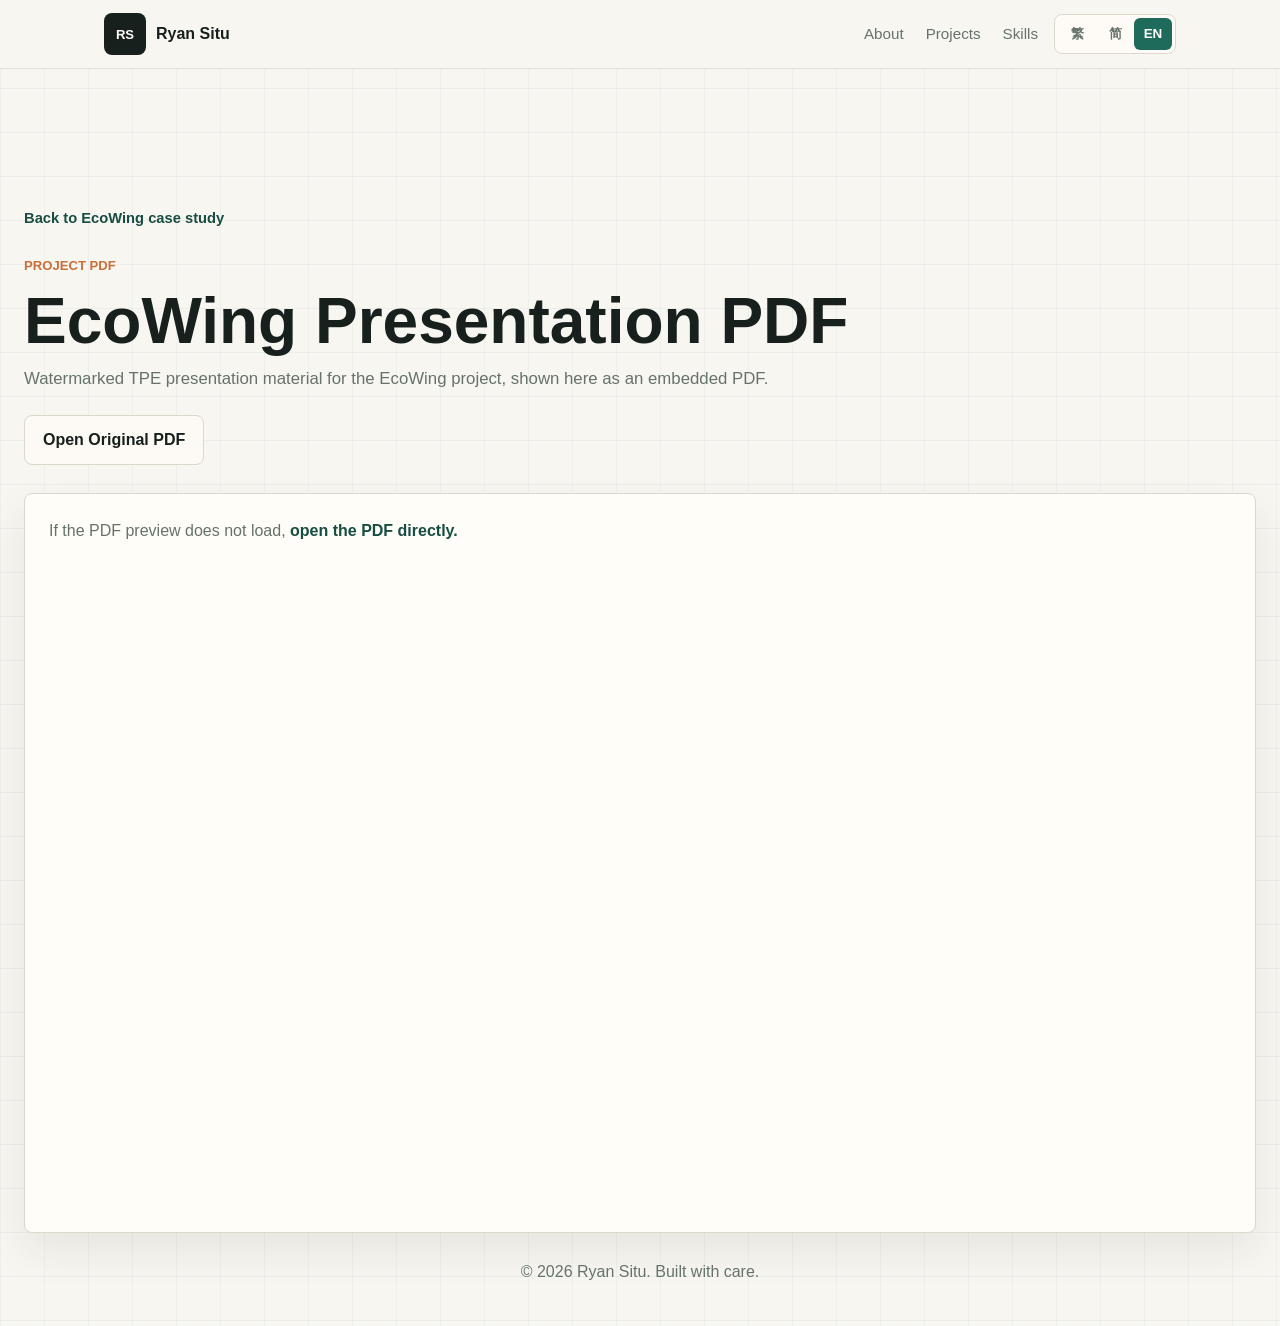
<file: pdf-viewer.html>
<!doctype html>
<html lang="en">
  <head>
    <meta charset="utf-8" />
    <meta name="viewport" content="width=device-width, initial-scale=1" />
    <meta
      name="description"
      content="EcoWing project presentation PDF from Ryan Situ's portfolio."
      data-i18n-content="pdfMetaDescription"
    />
    <title>Ryan Situ | EcoWing Presentation PDF</title>
    <link rel="stylesheet" href="styles.css" />
  </head>
  <body data-page-title-key="pdfTitle">
    <a class="skip-link" href="#main" data-i18n="skipLink">Skip to main content</a>

    <header class="site-header">
      <nav class="nav" aria-label="Main navigation" data-i18n-aria-label="navLabel">
        <a class="brand" href="index.html#top" aria-label="Back to home" data-i18n-aria-label="brandAria">
          <span class="brand-mark" aria-hidden="true">RS</span>
          <span>Ryan Situ</span>
        </a>

        <div class="nav-actions">
          <div class="nav-links" id="nav-links">
            <a href="index.html#about" data-i18n="navAbout">About</a>
            <a href="index.html#projects" data-i18n="navProjects">Projects</a>
            <a href="index.html#skills" data-i18n="navSkills">Skills</a>
          </div>

          <div class="language-switch" aria-label="Language" data-i18n-aria-label="languageLabel">
            <button type="button" data-lang="zh-Hant" aria-pressed="false">繁</button>
            <button type="button" data-lang="zh-Hans" aria-pressed="false">简</button>
            <button type="button" data-lang="en" aria-pressed="true">EN</button>
          </div>

          <button
            class="nav-toggle"
            type="button"
            aria-expanded="false"
            aria-controls="nav-links"
            aria-label="Open navigation"
            data-i18n-aria-label="navToggleOpen"
          >
            <span></span>
            <span></span>
            <span></span>
          </button>
        </div>
      </nav>
    </header>

    <main id="main" class="pdf-viewer-main">
      <section class="pdf-viewer-hero">
        <a class="back-link" href="project.html?project=ecowing" data-i18n="pdfBack">Back to EcoWing case study</a>
        <p class="eyebrow" data-i18n="pdfEyebrow">Project PDF</p>
        <h1 data-i18n="pdfHeading">EcoWing Presentation PDF</h1>
        <p data-i18n="pdfBody">
          Watermarked TPE presentation material for the EcoWing project, shown here as an embedded PDF.
        </p>
        <a
          class="button secondary"
          href="assets/documents/ecowing-tpe-watermarked.pdf"
          target="_blank"
          rel="noreferrer"
          data-i18n="pdfOpenRaw"
        >
          Open Original PDF
        </a>
      </section>

      <section class="pdf-frame-section">
        <object
          class="pdf-frame"
          data="assets/documents/ecowing-tpe-watermarked.pdf"
          type="application/pdf"
          aria-label="EcoWing PDF viewer"
          data-i18n-aria-label="pdfFrameLabel"
        >
          <p class="pdf-fallback">
            <span data-i18n="pdfFallbackText">If the PDF preview does not load,</span>
            <a href="assets/documents/ecowing-tpe-watermarked.pdf" target="_blank" rel="noreferrer" data-i18n="pdfFallbackLink">
              open the PDF directly.
            </a>
          </p>
        </object>
      </section>
    </main>

    <footer class="site-footer">
      <p><span data-i18n="copyrightPrefix">©</span> <span id="year"></span> Ryan Situ. <span data-i18n="footerNote">Built with care.</span></p>
    </footer>

    <script src="assets/vendor/gsap.min.js"></script>
    <script src="assets/vendor/ScrollTrigger.min.js"></script>
    <script src="script.js"></script>
  </body>
</html>
</file>
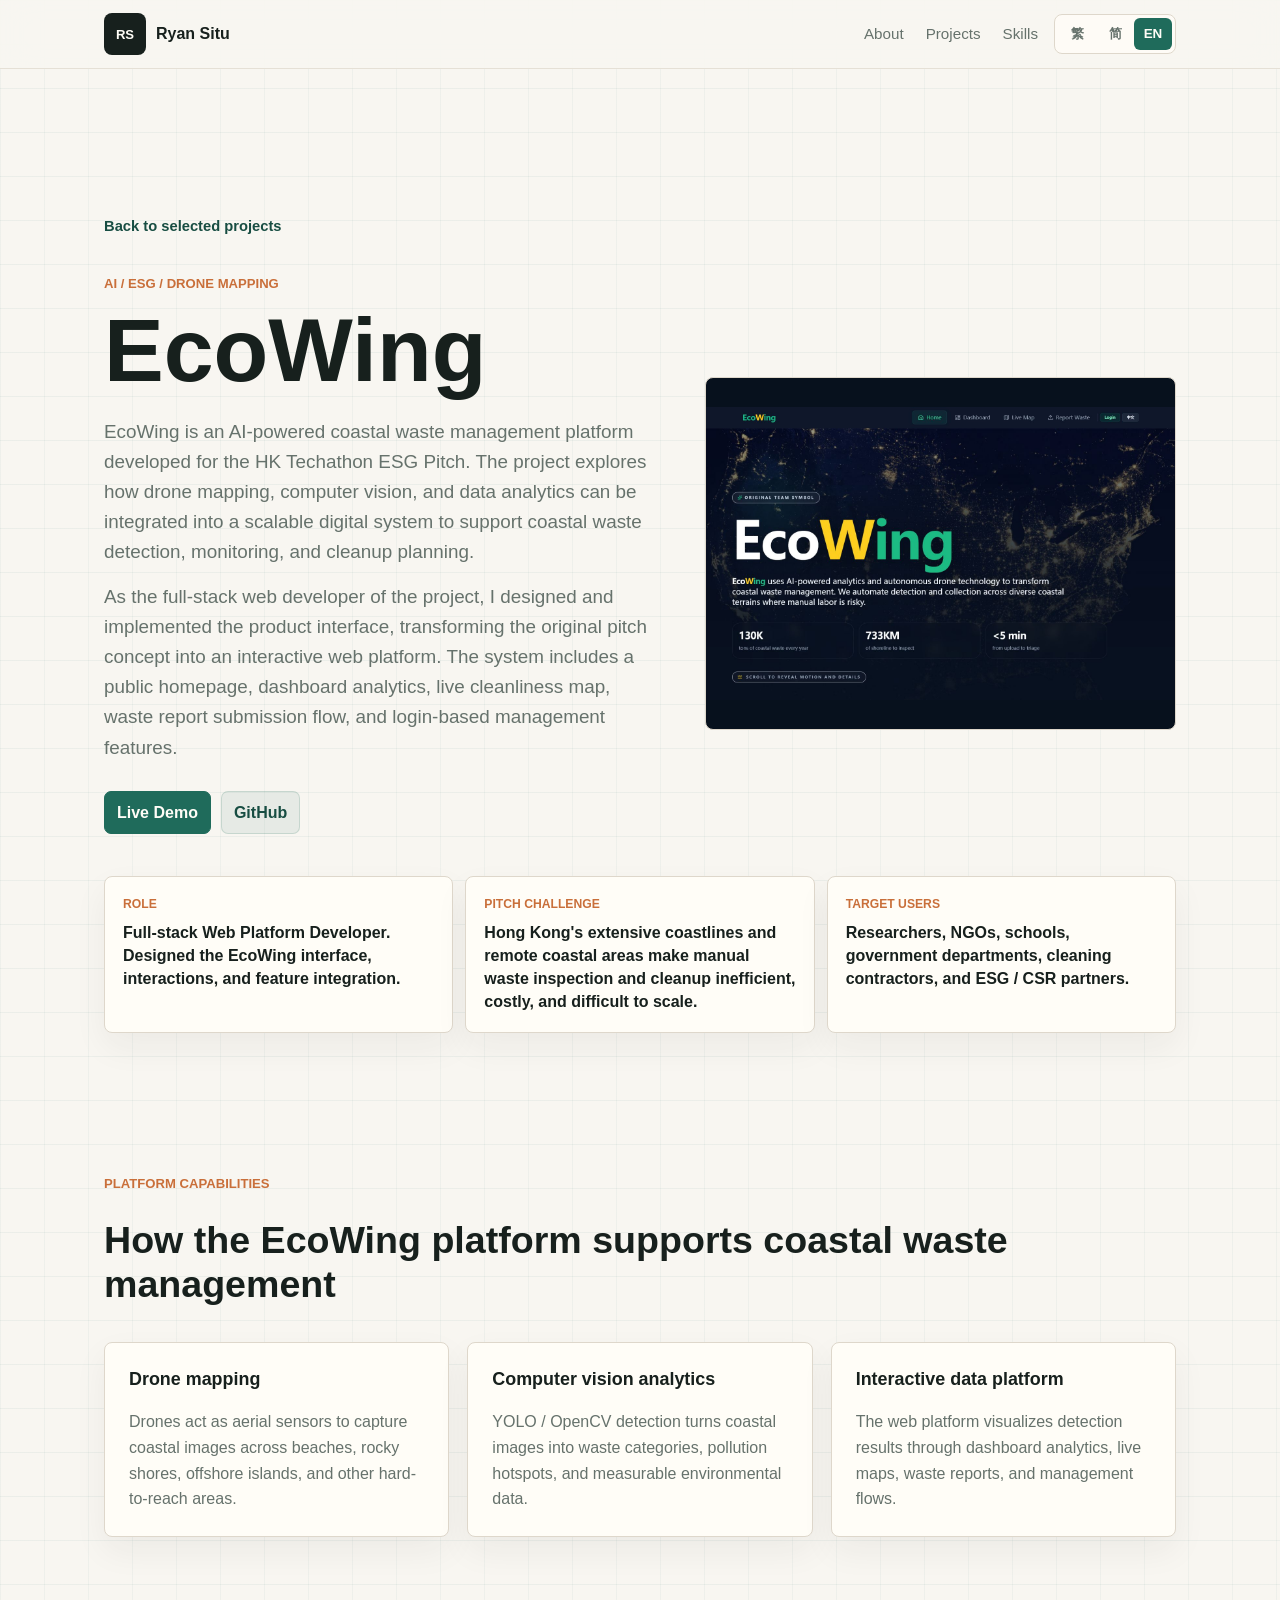
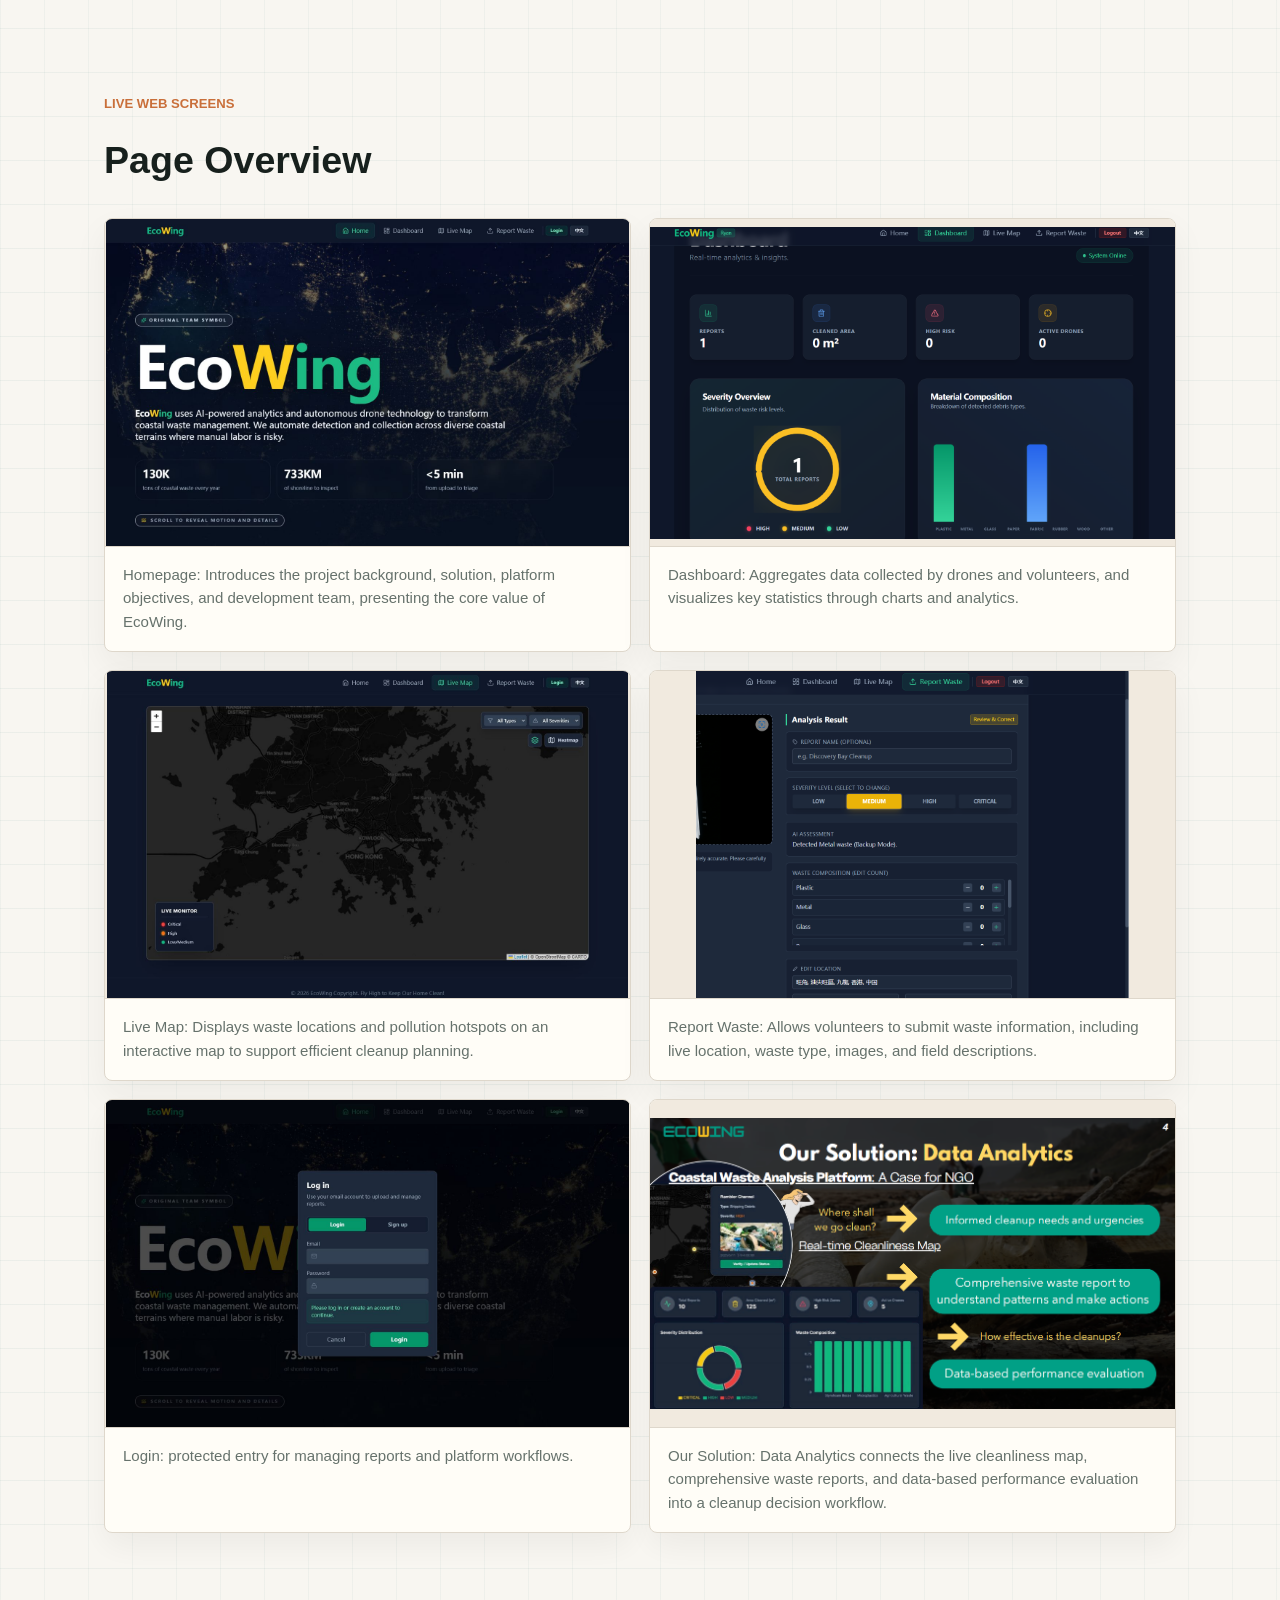
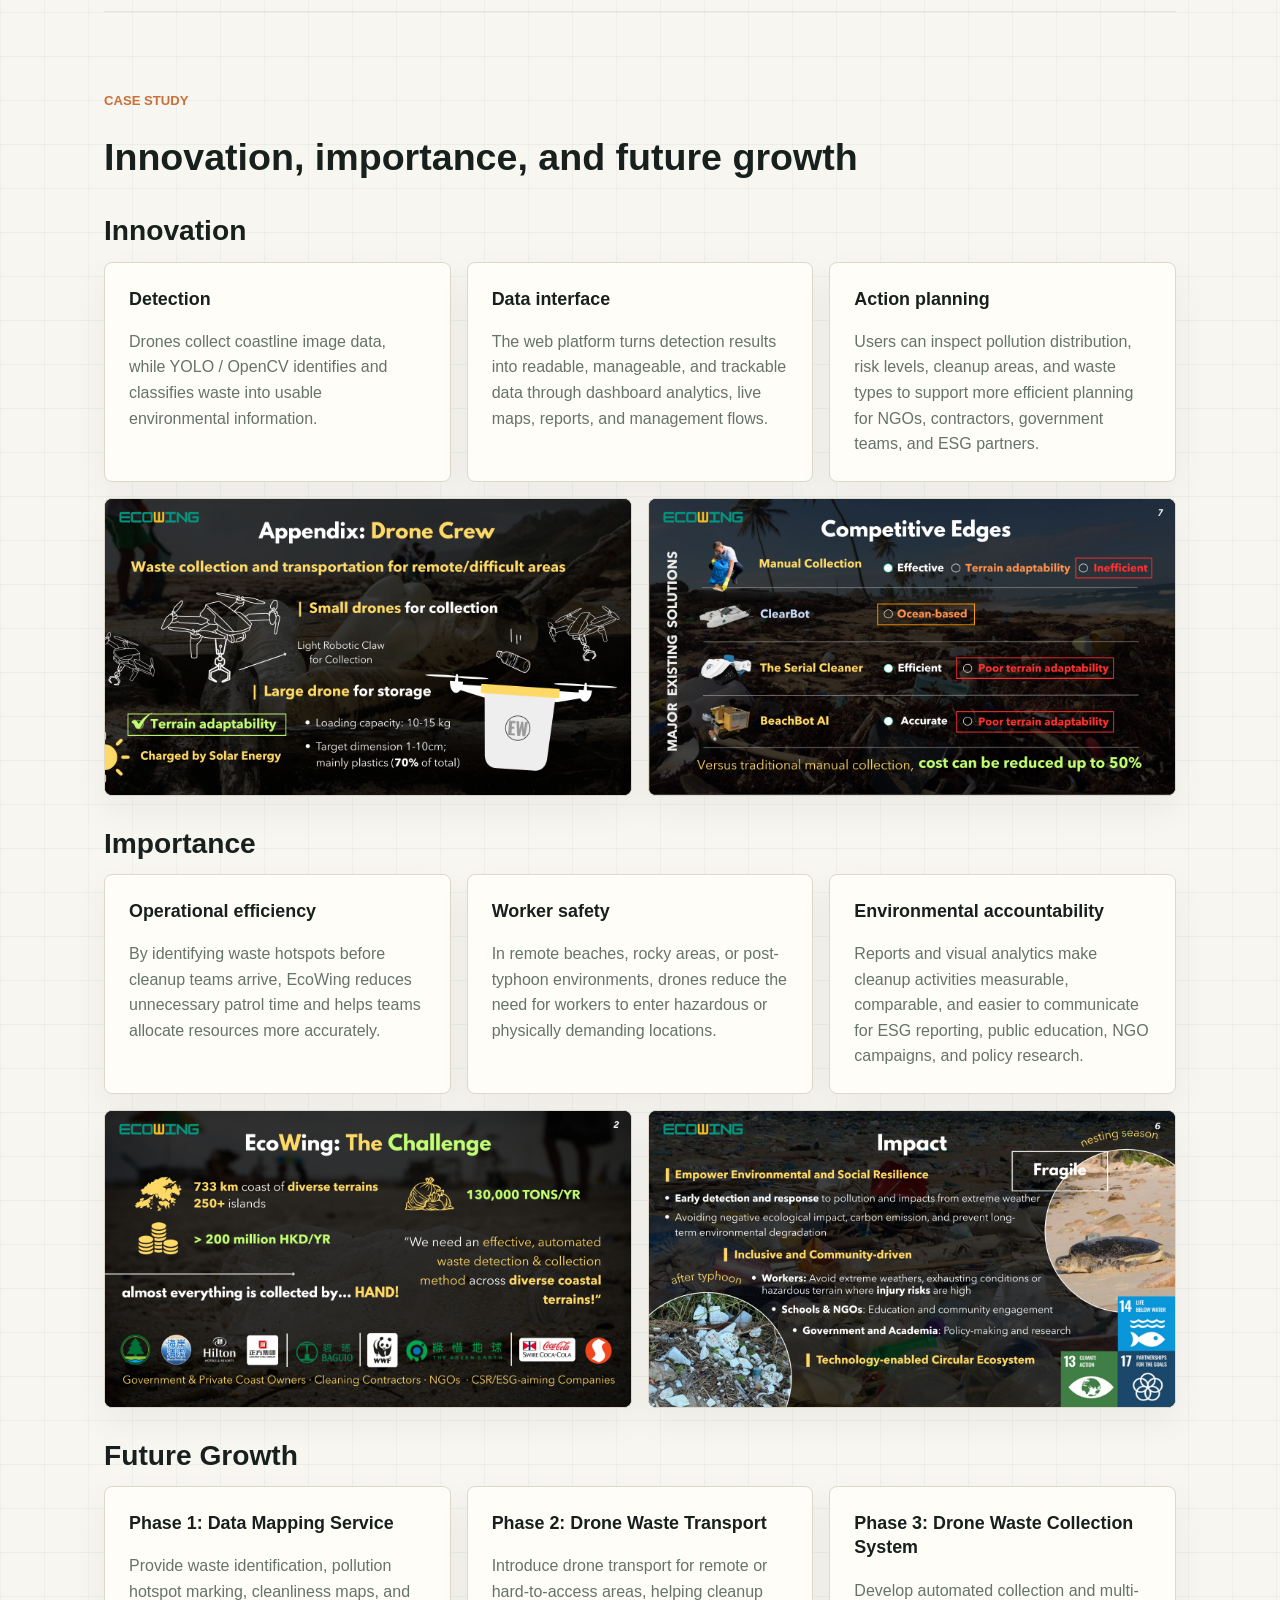
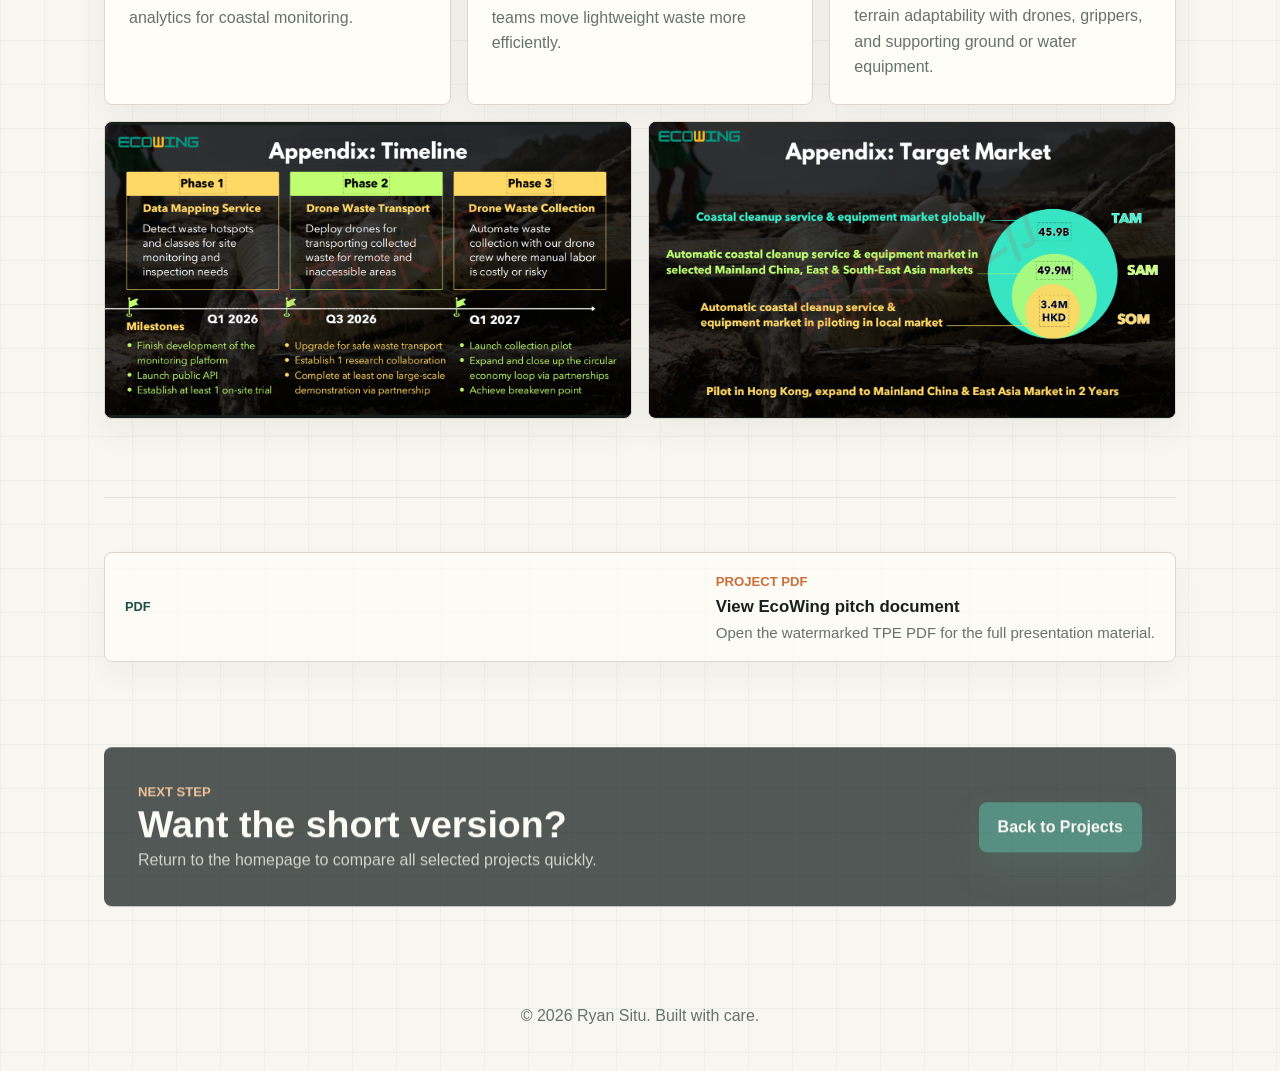
<file: project.html>
<!doctype html>
<html lang="en">
  <head>
    <meta charset="utf-8" />
    <meta name="viewport" content="width=device-width, initial-scale=1" />
    <meta
      name="description"
      content="A project case study from Ryan Situ's personal portfolio."
      data-i18n-content="caseMetaDescription"
    />
    <title>Ryan Situ | Project Case Study</title>
    <link rel="stylesheet" href="styles.css" />
  </head>
  <body>
    <a class="skip-link" href="#main" data-i18n="skipLink">Skip to main content</a>

    <header class="site-header">
      <nav class="nav" aria-label="Main navigation" data-i18n-aria-label="navLabel">
        <a class="brand" href="index.html#top" aria-label="Back to home" data-i18n-aria-label="brandAria">
          <span class="brand-mark" aria-hidden="true">RS</span>
          <span>Ryan Situ</span>
        </a>

        <div class="nav-actions">
          <div class="nav-links" id="nav-links">
            <a href="index.html#about" data-i18n="navAbout">About</a>
            <a href="index.html#projects" data-i18n="navProjects">Projects</a>
            <a href="index.html#skills" data-i18n="navSkills">Skills</a>
          </div>

          <div class="language-switch" aria-label="Language" data-i18n-aria-label="languageLabel">
            <button type="button" data-lang="zh-Hant" aria-pressed="false">繁</button>
            <button type="button" data-lang="zh-Hans" aria-pressed="false">简</button>
            <button type="button" data-lang="en" aria-pressed="true">EN</button>
          </div>

          <button
            class="nav-toggle"
            type="button"
            aria-expanded="false"
            aria-controls="nav-links"
            aria-label="Open navigation"
            data-i18n-aria-label="navToggleOpen"
          >
            <span></span>
            <span></span>
            <span></span>
          </button>
        </div>
      </nav>
    </header>

    <main id="main" class="project-detail-main" data-project-detail>
      <section class="case-hero">
        <a class="back-link" href="index.html#projects" data-case-back>Back to selected projects</a>

        <div class="case-hero-grid">
          <div class="case-hero-copy">
            <p class="eyebrow" data-case-eyebrow>Project Case Study</p>
            <h1 data-case-title>Project Case Study</h1>
            <div class="case-summary" data-case-summary>
              <p>Loading project details...</p>
            </div>
            <div class="case-actions" data-case-links></div>
          </div>

          <div class="case-visual" data-case-visual aria-hidden="true"></div>
        </div>

        <dl class="case-meta" data-case-meta></dl>
      </section>

      <section class="case-section">
        <div class="section-heading">
          <p class="eyebrow" data-case-detail-eyebrow>Recruiter Snapshot</p>
          <h2 data-case-detail-title>What this project proves</h2>
        </div>
        <div class="case-proof-grid" data-case-proof></div>
      </section>

      <section class="case-section evidence-section" data-case-gallery-section hidden>
        <div class="section-heading">
          <p class="eyebrow" data-case-gallery-eyebrow>Visual Evidence</p>
          <h2 data-case-gallery-title>Live screenshots and verified details</h2>
        </div>
        <div class="case-gallery" data-case-gallery></div>
      </section>

      <section class="case-section muted-case">
        <div class="section-heading">
          <p class="eyebrow" data-case-build-eyebrow>Build Notes</p>
          <h2 data-case-build-title>Problem, solution, and outcome</h2>
        </div>
        <div class="case-story" data-case-story></div>
      </section>

      <section class="case-section case-resource-section" data-case-resource-section hidden>
        <a class="case-resource-link" href="#" target="_blank" rel="noreferrer" data-case-resource-link>
          <span class="eyebrow" data-case-resource-eyebrow>Project PDF</span>
          <strong data-case-resource-title>View supporting document</strong>
          <span data-case-resource-body>Open the full PDF in a new tab.</span>
        </a>
      </section>

      <section class="case-section">
        <div class="case-next">
          <div>
            <p class="eyebrow" data-case-next-eyebrow>Next Step</p>
            <h2 data-case-next-title>Want the short version?</h2>
            <p data-case-next-body>
              Return to the homepage to compare all selected projects quickly.
            </p>
          </div>
          <a class="button primary" href="index.html#projects" data-case-next-link>Back to Projects</a>
        </div>
      </section>
    </main>

    <footer class="site-footer">
      <p><span data-i18n="copyrightPrefix">©</span> <span id="year"></span> Ryan Situ. <span data-i18n="footerNote">Built with care.</span></p>
    </footer>

    <script src="assets/vendor/gsap.min.js"></script>
    <script src="assets/vendor/ScrollTrigger.min.js"></script>
    <script src="script.js"></script>
  </body>
</html>
</file>
<file: styles.css>
:root {
  color-scheme: light;
  --bg: #f8f6f1;
  --surface: #fffdf7;
  --surface-strong: #f1eadf;
  --text: #17201d;
  --ink: #101916;
  --muted: #66726c;
  --line: #ded7cb;
  --accent: #1f6b5b;
  --accent-strong: #174d42;
  --warm: #c96f3a;
  --cyan: #2a9cbd;
  --gold: #d59b42;
  --shadow: 0 20px 60px rgba(32, 39, 35, 0.12);
  --max-width: 1120px;
}

* {
  box-sizing: border-box;
}

html {
  scroll-behavior: smooth;
}

body {
  margin: 0;
  background:
    linear-gradient(rgba(31, 107, 91, 0.055) 1px, transparent 1px),
    linear-gradient(90deg, rgba(31, 107, 91, 0.045) 1px, transparent 1px),
    var(--bg);
  background-size: 44px 44px, 44px 44px, auto;
  color: var(--text);
  font-family: "Microsoft YaHei", "PingFang SC", "Hiragino Sans GB", Arial, sans-serif;
  line-height: 1.6;
}

img {
  display: block;
  max-width: 100%;
}

a {
  color: inherit;
  text-decoration: none;
}

button,
input,
textarea,
select {
  font: inherit;
}

.skip-link {
  position: fixed;
  left: 16px;
  top: 12px;
  z-index: 20;
  transform: translateY(-160%);
  border-radius: 6px;
  background: var(--text);
  color: var(--surface);
  padding: 10px 14px;
}

.skip-link:focus {
  transform: translateY(0);
}

.site-header {
  position: sticky;
  top: 0;
  z-index: 20;
  border-bottom: 1px solid rgba(222, 215, 203, 0.72);
  background: rgba(248, 246, 241, 0.88);
  backdrop-filter: blur(18px);
}

.nav {
  align-items: center;
  display: flex;
  gap: 24px;
  justify-content: space-between;
  margin: 0 auto;
  max-width: var(--max-width);
  min-height: 68px;
  padding: 0 24px;
}

.brand {
  align-items: center;
  display: inline-flex;
  gap: 10px;
  font-weight: 800;
}

.brand-name {
  display: grid;
  gap: 1px;
  line-height: 1.08;
}

.brand-local {
  color: var(--accent-strong);
  font-size: 0.78rem;
  font-weight: 900;
}

.brand-mark {
  align-items: center;
  aspect-ratio: 1;
  background: var(--text);
  border-radius: 8px;
  color: var(--surface);
  display: inline-flex;
  font-size: 0.82rem;
  justify-content: center;
  width: 42px;
}

.nav-actions {
  align-items: center;
  display: flex;
  gap: 14px;
}

.nav-links {
  align-items: center;
  display: flex;
  gap: 18px;
  font-size: 0.95rem;
  color: var(--muted);
}

.nav-links a {
  border-radius: 6px;
  padding: 8px 2px;
}

.nav-links a:hover,
.nav-links a:focus-visible {
  color: var(--text);
}

.language-switch {
  align-items: center;
  background: rgba(255, 253, 247, 0.76);
  border: 1px solid var(--line);
  border-radius: 8px;
  display: inline-flex;
  padding: 3px;
}

.language-switch button {
  background: transparent;
  border: 0;
  border-radius: 6px;
  color: var(--muted);
  cursor: pointer;
  font-size: 0.84rem;
  font-weight: 800;
  height: 32px;
  min-width: 38px;
  padding: 0 9px;
}

.language-switch button:hover,
.language-switch button:focus-visible,
.language-switch button.is-active {
  background: var(--accent);
  color: #fffdf7;
}

.nav-toggle {
  align-items: center;
  background: transparent;
  border: 0;
  cursor: pointer;
  display: none;
  flex-direction: column;
  gap: 5px;
  height: 44px;
  justify-content: center;
  padding: 0;
  width: 44px;
}

.nav-toggle span {
  background: var(--text);
  border-radius: 999px;
  display: block;
  height: 2px;
  width: 22px;
}

.hero {
  align-items: center;
  display: grid;
  gap: 48px;
  grid-template-columns: minmax(0, 0.95fr) minmax(320px, 0.8fr);
  isolation: isolate;
  margin: 0 auto;
  max-width: var(--max-width);
  min-height: calc(100vh - 68px);
  padding: 88px 24px 64px;
  position: relative;
}

.hero-content {
  align-self: center;
  position: relative;
  z-index: 2;
}

.eyebrow {
  color: var(--warm);
  font-size: 0.82rem;
  font-weight: 800;
  margin: 0 0 14px;
  text-transform: uppercase;
}

h1,
h2,
h3,
p {
  margin-top: 0;
}

h1 {
  display: grid;
  gap: 10px;
  font-size: clamp(3.35rem, 7vw, 5.9rem);
  line-height: 1.04;
  margin-bottom: 20px;
}

.hero-name-main,
.hero-name-sub {
  display: block;
}

.hero-name-sub {
  color: var(--accent-strong);
  font-size: clamp(1.42rem, 2.6vw, 2.15rem);
  font-weight: 900;
  line-height: 1.1;
}

h2 {
  font-size: 2.35rem;
  line-height: 1.18;
  margin-bottom: 0;
}

h3 {
  font-size: 1.12rem;
  line-height: 1.35;
}

.hero-lede {
  color: var(--muted);
  font-size: 1.16rem;
  max-width: 620px;
}

.hero-statement {
  color: var(--text);
  font-size: clamp(1.28rem, 2.4vw, 2rem);
  font-weight: 800;
  line-height: 1.22;
  margin-bottom: 18px;
  max-width: 720px;
}

.hero-stack {
  display: flex;
  flex-wrap: wrap;
  gap: 10px;
  margin-top: 26px;
}

.hero-stack span {
  background: rgba(255, 253, 247, 0.78);
  border: 1px solid rgba(31, 107, 91, 0.18);
  border-radius: 6px;
  box-shadow: 0 10px 28px rgba(32, 39, 35, 0.07);
  color: var(--accent-strong);
  font-size: 0.86rem;
  font-weight: 800;
  padding: 8px 11px;
}

.hero-actions,
.contact-actions {
  display: flex;
  flex-wrap: wrap;
  gap: 12px;
  margin-top: 28px;
}

.button {
  align-items: center;
  border: 1px solid transparent;
  border-radius: 8px;
  cursor: pointer;
  display: inline-flex;
  font-weight: 700;
  justify-content: center;
  min-height: 46px;
  padding: 11px 18px;
  position: relative;
  transition: transform 180ms ease, border-color 180ms ease, background 180ms ease, box-shadow 180ms ease;
}

.button:hover,
.button:focus-visible {
  transform: translateY(-2px);
}

.button.primary {
  background: var(--accent);
  color: #fffdf7;
  box-shadow: 0 16px 34px rgba(31, 107, 91, 0.22);
}

.button.primary:hover,
.button.primary:focus-visible {
  background: var(--accent-strong);
  box-shadow: 0 18px 38px rgba(23, 77, 66, 0.3);
}

.button.secondary {
  background: rgba(255, 253, 247, 0.72);
  border-color: var(--line);
  color: var(--text);
}

.hero-contact-card {
  background: rgba(255, 253, 247, 0.9);
  border: 1px solid rgba(31, 107, 91, 0.18);
  border-left: 5px solid var(--accent);
  border-radius: 8px;
  box-shadow: 0 18px 42px rgba(32, 39, 35, 0.11);
  margin-top: 24px;
  max-width: 560px;
  padding: 18px 20px 20px;
}

.contact-kicker {
  color: var(--warm);
  display: block;
  font-size: 0.78rem;
  font-weight: 900;
  letter-spacing: 0;
  margin-bottom: 8px;
  text-transform: uppercase;
}

.hero-email {
  color: var(--ink);
  display: inline-block;
  font-size: clamp(1.08rem, 2vw, 1.45rem);
  font-weight: 900;
  line-height: 1.2;
  overflow-wrap: anywhere;
}

.hero-email:hover,
.hero-email:focus-visible {
  color: var(--accent-strong);
}

.hero-phone-list {
  display: grid;
  gap: 8px;
  margin-top: 14px;
}

.hero-phone-list a {
  align-items: center;
  background: rgba(31, 107, 91, 0.055);
  border: 1px solid rgba(31, 107, 91, 0.12);
  border-radius: 6px;
  color: var(--ink);
  display: flex;
  flex-wrap: wrap;
  font-weight: 900;
  gap: 8px 12px;
  padding: 9px 11px;
}

.hero-phone-list a:hover,
.hero-phone-list a:focus-visible {
  border-color: rgba(31, 107, 91, 0.28);
  color: var(--accent-strong);
}

.hero-phone-list span {
  color: var(--warm);
  font-size: 0.74rem;
  font-weight: 900;
  text-transform: uppercase;
}

.hero-contact-links {
  display: flex;
  flex-wrap: wrap;
  gap: 10px;
  margin-top: 14px;
}

.contact-link {
  align-items: center;
  background: rgba(31, 107, 91, 0.08);
  border: 1px solid rgba(31, 107, 91, 0.16);
  border-radius: 6px;
  color: var(--accent-strong);
  cursor: pointer;
  display: inline-flex;
  font-weight: 800;
  justify-content: center;
  min-height: 38px;
  padding: 8px 12px;
  transition: background 180ms ease, border-color 180ms ease, color 180ms ease, transform 180ms ease;
}

.contact-link:hover,
.contact-link:focus-visible {
  background: var(--accent);
  border-color: var(--accent);
  color: #fffdf7;
  transform: translateY(-1px);
}

.hero-visual {
  align-self: center;
  margin: 0;
}

.interactive-workbench {
  min-height: 520px;
  perspective: 1200px;
  position: relative;
  z-index: 1;
}

.portrait-visual {
  min-height: 520px;
  perspective: 1200px;
  position: relative;
  z-index: 1;
}

.hero-canvas {
  height: 100%;
  inset: 0;
  opacity: 0.74;
  position: absolute;
  width: 100%;
  z-index: 0;
}

.portrait-card {
  --tilt-x: 0deg;
  --tilt-y: 0deg;
  aspect-ratio: 4 / 3;
  border: 1px solid rgba(31, 107, 91, 0.22);
  border-radius: 8px;
  box-shadow: 0 34px 82px rgba(16, 25, 22, 0.22);
  height: auto;
  margin: 14px 0 0;
  overflow: hidden;
  position: relative;
  transform: rotateX(var(--tilt-x)) rotateY(var(--tilt-y)) rotateZ(1.4deg);
  transform-style: preserve-3d;
  transition: transform 240ms ease;
  width: min(100%, 520px);
  z-index: 2;
}

.portrait-card::before {
  background: linear-gradient(90deg, rgba(42, 156, 189, 0.8), rgba(201, 111, 58, 0.7), rgba(31, 107, 91, 0.8));
  content: "";
  height: 4px;
  left: 0;
  position: absolute;
  right: 0;
  top: 0;
  z-index: 2;
}

.portrait-card::after {
  background:
    linear-gradient(180deg, transparent 38%, rgba(16, 25, 22, 0.2) 64%, rgba(16, 25, 22, 0.78)),
    radial-gradient(circle at 78% 16%, rgba(42, 156, 189, 0.28), transparent 32%);
  content: "";
  inset: 0;
  position: absolute;
  z-index: 1;
}

.portrait-card img {
  height: 100%;
  object-fit: cover;
  object-position: 50% 50%;
  width: 100%;
}

.portrait-badge {
  backdrop-filter: blur(12px);
  background: rgba(255, 253, 247, 0.86);
  border: 1px solid rgba(255, 253, 247, 0.5);
  border-radius: 8px;
  color: var(--accent-strong);
  font-size: 0.78rem;
  font-weight: 900;
  left: 18px;
  padding: 8px 11px;
  position: absolute;
  top: 18px;
  z-index: 3;
}

.portrait-caption {
  align-items: end;
  bottom: 0;
  color: #fffdf7;
  display: flex;
  gap: 12px;
  justify-content: space-between;
  left: 0;
  padding: 24px;
  position: absolute;
  right: 0;
  z-index: 3;
}

.portrait-caption strong {
  display: block;
  font-size: 1.45rem;
  line-height: 1.1;
}

.portrait-caption span {
  color: rgba(255, 253, 247, 0.82);
  font-size: 0.82rem;
  font-weight: 800;
  text-align: right;
}

.workbench-shell {
  --tilt-x: 0deg;
  --tilt-y: 0deg;
  background:
    linear-gradient(135deg, rgba(42, 156, 189, 0.16), transparent 38%),
    linear-gradient(180deg, rgba(255, 253, 247, 0.08), rgba(255, 253, 247, 0.02)),
    var(--ink);
  border: 1px solid rgba(255, 253, 247, 0.14);
  border-radius: 8px;
  box-shadow: 0 34px 82px rgba(16, 25, 22, 0.28);
  color: #f8f6f1;
  min-height: 420px;
  overflow: hidden;
  position: relative;
  transform: rotateX(var(--tilt-x)) rotateY(var(--tilt-y));
  transform-style: preserve-3d;
  transition: transform 240ms ease;
  z-index: 2;
}

.workbench-shell::before {
  animation: scan 5.5s linear infinite;
  background: linear-gradient(90deg, transparent, rgba(42, 156, 189, 0.16), transparent);
  content: "";
  height: 100%;
  left: -65%;
  position: absolute;
  top: 0;
  width: 45%;
}

.window-bar {
  align-items: center;
  border-bottom: 1px solid rgba(255, 253, 247, 0.12);
  display: flex;
  gap: 8px;
  min-height: 48px;
  padding: 0 18px;
  position: relative;
  z-index: 1;
}

.window-bar span {
  aspect-ratio: 1;
  background: var(--warm);
  border-radius: 999px;
  display: block;
  width: 10px;
}

.window-bar span:nth-child(2) {
  background: var(--gold);
}

.window-bar span:nth-child(3) {
  background: var(--cyan);
}

.window-bar p {
  color: rgba(248, 246, 241, 0.68);
  font-size: 0.78rem;
  font-weight: 800;
  letter-spacing: 0;
  margin: 0 0 0 8px;
  text-transform: uppercase;
}

.workbench-grid {
  display: grid;
  gap: 14px;
  grid-template-columns: minmax(0, 1.08fr) minmax(150px, 0.72fr);
  padding: 20px;
  position: relative;
  z-index: 1;
}

.code-card,
.metric-card,
.prompt-card,
.deploy-card {
  background: rgba(255, 253, 247, 0.075);
  border: 1px solid rgba(255, 253, 247, 0.12);
  border-radius: 8px;
  box-shadow: inset 0 1px 0 rgba(255, 253, 247, 0.08);
}

.code-card {
  display: grid;
  gap: 11px;
  min-height: 214px;
  padding: 20px;
}

.code-line {
  color: rgba(248, 246, 241, 0.84);
  font-family: Consolas, "SFMono-Regular", "Courier New", monospace;
  font-size: 0.85rem;
  overflow: hidden;
  text-overflow: ellipsis;
  white-space: nowrap;
}

.code-line span {
  color: #f0b07d;
  font-weight: 800;
}

.metric-card {
  align-content: start;
  display: grid;
  gap: 10px;
  min-height: 214px;
  padding: 18px;
}

.metric-label,
.prompt-card span {
  color: rgba(248, 246, 241, 0.66);
  font-size: 0.72rem;
  font-weight: 800;
  text-transform: uppercase;
}

.metric-card strong {
  color: #fffdf7;
  font-size: 2.8rem;
  line-height: 1;
}

.metric-bars {
  align-items: end;
  display: grid;
  gap: 7px;
  grid-template-columns: repeat(4, 1fr);
  height: 82px;
  margin-top: auto;
}

.metric-bars span {
  animation: barPulse 2.8s ease-in-out infinite;
  background: linear-gradient(180deg, var(--cyan), var(--accent));
  border-radius: 4px 4px 2px 2px;
  height: var(--bar-height);
  min-height: 18px;
}

.metric-bars span:nth-child(2) {
  animation-delay: 0.16s;
}

.metric-bars span:nth-child(3) {
  animation-delay: 0.28s;
}

.metric-bars span:nth-child(4) {
  animation-delay: 0.4s;
}

.prompt-card {
  padding: 18px;
}

.prompt-card p {
  color: #fffdf7;
  font-size: 1rem;
  font-weight: 800;
  line-height: 1.25;
  margin: 10px 0 0;
}

.deploy-card {
  align-items: center;
  display: flex;
  gap: 12px;
  padding: 16px;
}

.deploy-card strong {
  color: #fffdf7;
  display: block;
  font-size: 0.92rem;
  line-height: 1.2;
}

.deploy-card p {
  color: rgba(248, 246, 241, 0.68);
  font-size: 0.76rem;
  line-height: 1.35;
  margin: 5px 0 0;
}

.pulse-dot {
  animation: pulse 1.7s ease-in-out infinite;
  aspect-ratio: 1;
  background: var(--cyan);
  border-radius: 999px;
  box-shadow: 0 0 0 8px rgba(42, 156, 189, 0.12);
  flex: 0 0 auto;
  width: 12px;
}

.floating-chip {
  backdrop-filter: blur(14px);
  background: rgba(255, 253, 247, 0.82);
  border: 1px solid rgba(31, 107, 91, 0.16);
  border-radius: 8px;
  box-shadow: 0 16px 42px rgba(32, 39, 35, 0.16);
  color: var(--accent-strong);
  font-size: 0.82rem;
  font-weight: 900;
  padding: 9px 12px;
  position: absolute;
  z-index: 3;
}

.chip-one {
  right: 8%;
  top: 7%;
}

.chip-two {
  bottom: 15%;
  left: -3%;
}

.chip-three {
  bottom: 9%;
  right: 16%;
}

.proof-strip {
  background: rgba(255, 253, 247, 0.58);
  border-bottom: 1px solid var(--line);
  border-top: 1px solid var(--line);
  backdrop-filter: blur(14px);
  display: grid;
  gap: 1px;
  grid-template-columns: repeat(3, minmax(0, 1fr));
  margin: 0 auto;
  max-width: var(--max-width);
  padding: 0 24px;
}

.proof-strip div {
  padding: 28px 0;
  position: relative;
}

.proof-strip strong {
  color: var(--text);
  display: block;
  font-size: clamp(1.65rem, 3vw, 2.25rem);
  font-weight: 900;
  line-height: 1;
}

.proof-strip span {
  color: var(--muted);
}

.section {
  margin: 0 auto;
  max-width: var(--max-width);
  padding: 96px 24px;
}

.section.muted {
  background: rgba(255, 253, 247, 0.5);
  border-bottom: 1px solid rgba(222, 215, 203, 0.65);
  border-top: 1px solid rgba(222, 215, 203, 0.65);
  max-width: none;
  padding-left: 0;
  padding-right: 0;
}

.section.muted > * {
  margin-left: auto;
  margin-right: auto;
  max-width: var(--max-width);
  padding-left: 24px;
  padding-right: 24px;
}

.section-heading {
  display: grid;
  gap: 10px;
  margin-bottom: 36px;
}

.section-intro {
  color: var(--muted);
  font-size: 1.04rem;
  margin: 0;
  max-width: 760px;
}

.about-grid {
  color: var(--muted);
  display: grid;
  gap: 28px;
  grid-template-columns: repeat(2, minmax(0, 1fr));
  font-size: 1.05rem;
}

.internship-preview-card {
  background:
    linear-gradient(135deg, rgba(31, 107, 91, 0.08), rgba(42, 156, 189, 0.08)),
    var(--surface);
  border: 1px solid rgba(31, 107, 91, 0.18);
  border-radius: 8px;
  box-shadow: 0 18px 46px rgba(32, 39, 35, 0.07);
  display: grid;
  gap: 18px;
  margin-top: 42px;
  overflow: hidden;
  padding: 26px;
  position: relative;
  scroll-margin-top: 96px;
  transition: border-color 180ms ease, box-shadow 180ms ease, transform 180ms ease;
}

.internship-preview-card::before {
  background: linear-gradient(90deg, var(--accent), var(--cyan), var(--warm));
  content: "";
  height: 4px;
  left: 0;
  position: absolute;
  top: 0;
  width: 100%;
}

.internship-preview-card:hover,
.internship-preview-card:focus-visible {
  border-color: rgba(31, 107, 91, 0.34);
  box-shadow: 0 24px 58px rgba(32, 39, 35, 0.12);
  transform: translateY(-4px);
}

.internship-preview-kicker,
.internship-card-kicker,
.internship-snapshot-label {
  color: var(--warm);
  font-size: 0.78rem;
  font-weight: 900;
  letter-spacing: 0;
  text-transform: uppercase;
}

.internship-preview-content {
  align-items: start;
  display: grid;
  gap: 28px;
  grid-template-columns: minmax(0, 0.9fr) minmax(320px, 1.1fr);
}

.internship-preview-content h3 {
  color: var(--text);
  font-size: clamp(1.45rem, 2.8vw, 2.2rem);
  line-height: 1.12;
  margin-bottom: 12px;
}

.internship-preview-content p {
  color: var(--muted);
  margin: 0;
}

.internship-preview-period {
  align-self: center;
  background: rgba(255, 253, 247, 0.82);
  border: 1px solid rgba(222, 215, 203, 0.82);
  border-radius: 8px;
  display: grid;
  gap: 8px;
  padding: 20px 22px;
}

.internship-preview-period span {
  color: var(--warm);
  font-size: 0.84rem;
  font-weight: 900;
  text-transform: uppercase;
}

.internship-preview-period strong {
  color: var(--text);
  font-size: clamp(1.18rem, 2vw, 1.55rem);
  line-height: 1.28;
}

.internship-preview-action {
  align-items: center;
  color: var(--accent-strong);
  display: inline-flex;
  font-weight: 900;
  gap: 8px;
}

.internship-preview-action::after {
  content: "->";
}

.education-panel {
  background: var(--surface);
  border: 1px solid var(--line);
  border-left: 4px solid var(--accent);
  border-radius: 8px;
  box-shadow: 0 18px 46px rgba(32, 39, 35, 0.07);
  overflow: hidden;
}

.education-summary {
  border-bottom: 1px dashed rgba(31, 107, 91, 0.28);
  display: grid;
  gap: 24px;
  grid-template-columns: minmax(0, 1fr) minmax(190px, auto);
  padding: 26px 28px;
}

.education-summary h3 {
  color: var(--accent-strong);
  font-size: 1.12rem;
  margin: 0;
}

.education-degree {
  color: var(--text);
  font-size: 1.02rem;
  font-style: italic;
  margin: 7px 0 0;
}

.education-meta {
  align-items: flex-end;
  color: var(--text);
  display: flex;
  flex-direction: column;
  font-weight: 800;
  gap: 7px;
  text-align: right;
}

.education-meta span:first-child {
  color: var(--muted);
  font-weight: 700;
}

.education-details {
  display: grid;
  gap: 24px;
  padding: 24px 28px 28px;
}

.coursework h4 {
  font-size: 1rem;
  margin: 0 0 8px;
}

.course-group {
  border-top: 1px solid rgba(222, 215, 203, 0.78);
  display: grid;
  gap: 18px;
  grid-template-columns: 110px minmax(0, 1fr);
  padding: 16px 0 0;
}

.course-group + .course-group {
  margin-top: 14px;
}

.course-category {
  color: var(--accent-strong);
  font-style: italic;
  font-weight: 900;
}

.course-group ul {
  display: grid;
  gap: 10px;
  margin: 0;
  padding-left: 20px;
}

.course-group li {
  color: var(--muted);
}

.timeline {
  display: grid;
  gap: 16px;
}

.timeline-item,
.project-card {
  background: var(--surface);
  border: 1px solid var(--line);
  border-radius: 8px;
  box-shadow: 0 14px 34px rgba(32, 39, 35, 0.055);
}

.timeline-item {
  display: grid;
  gap: 22px;
  grid-template-columns: 180px minmax(0, 1fr);
  padding: 26px;
}

.timeline-link {
  position: relative;
  transition: border-color 180ms ease, box-shadow 180ms ease, transform 180ms ease;
}

.timeline-link::before {
  background: linear-gradient(90deg, var(--accent), var(--cyan), var(--warm));
  content: "";
  height: 3px;
  left: 0;
  opacity: 0;
  position: absolute;
  top: 0;
  transform: scaleX(0);
  transform-origin: left;
  transition: opacity 180ms ease, transform 220ms ease;
  width: 100%;
}

.timeline-link:hover,
.timeline-link:focus-visible {
  border-color: rgba(31, 107, 91, 0.34);
  box-shadow: 0 22px 54px rgba(32, 39, 35, 0.12);
  transform: translateY(-4px);
}

.timeline-link:hover::before,
.timeline-link:focus-visible::before {
  opacity: 1;
  transform: scaleX(1);
}

.timeline-meta span,
.project-topline span {
  color: var(--warm);
  font-size: 0.85rem;
  font-weight: 800;
}

.timeline-item p,
.project-card p {
  color: var(--muted);
  margin-bottom: 0;
}

.timeline-action {
  color: var(--accent-strong);
  display: inline-flex;
  font-weight: 900;
  gap: 8px;
  margin-top: 18px;
}

.timeline-action::after {
  content: "->";
}

.project-grid {
  display: grid;
  gap: 18px;
  grid-template-columns: repeat(3, minmax(0, 1fr));
}

.project-card {
  display: flex;
  flex-direction: column;
  min-height: 0;
  overflow: hidden;
  padding: 24px;
  position: relative;
  transition: border-color 200ms ease, box-shadow 200ms ease, transform 200ms ease;
}

.project-card-featured {
  border-color: rgba(31, 107, 91, 0.28);
  box-shadow: 0 18px 44px rgba(31, 107, 91, 0.12);
}

.project-card-featured::before {
  opacity: 1;
  transform: scaleX(1);
}

.project-card::before {
  background: linear-gradient(90deg, var(--accent), var(--cyan), var(--warm));
  content: "";
  height: 3px;
  left: 0;
  opacity: 0;
  position: absolute;
  top: 0;
  transform: scaleX(0);
  transform-origin: left;
  transition: opacity 200ms ease, transform 240ms ease;
  width: 100%;
}

.project-card:hover,
.project-card:focus-within {
  border-color: rgba(31, 107, 91, 0.34);
  box-shadow: 0 22px 54px rgba(32, 39, 35, 0.12);
  transform: translateY(-5px);
}

.project-card:hover::before,
.project-card:focus-within::before {
  opacity: 1;
  transform: scaleX(1);
}

.project-shot {
  margin: 0 0 20px;
}

.project-mini-visual,
.project-shot img {
  aspect-ratio: 16 / 10;
  border: 1px solid var(--line);
  border-radius: 8px;
  height: clamp(160px, 14vw, 190px);
  overflow: hidden;
  position: relative;
  width: 100%;
}

.project-card-featured .project-mini-visual {
  height: clamp(170px, 15vw, 205px);
}

.project-mini-visual {
  margin: 0 0 20px;
}

.project-shot img {
  object-fit: cover;
  object-position: top center;
}

.eco-visual {
  background:
    linear-gradient(rgba(255, 253, 247, 0.08) 1px, transparent 1px),
    linear-gradient(90deg, rgba(255, 253, 247, 0.08) 1px, transparent 1px),
    linear-gradient(135deg, #14332d, #12201d 62%, #1f6b5b);
  background-size: 28px 28px, 28px 28px, auto;
}

.drone-path {
  border: 1px solid rgba(42, 156, 189, 0.46);
  border-left: 0;
  border-radius: 0 999px 999px 0;
  height: 86px;
  left: 24px;
  position: absolute;
  top: 38px;
  width: 72%;
}

.scan-beam {
  animation: scan 4.8s linear infinite;
  background: linear-gradient(90deg, transparent, rgba(240, 176, 125, 0.38), transparent);
  height: 100%;
  left: -55%;
  position: absolute;
  top: 0;
  width: 48%;
}

.target {
  aspect-ratio: 1;
  background: rgba(42, 156, 189, 0.86);
  border: 5px solid rgba(255, 253, 247, 0.14);
  border-radius: 999px;
  box-shadow: 0 0 0 8px rgba(42, 156, 189, 0.12);
  position: absolute;
  width: 22px;
}

.target-one {
  left: 20%;
  top: 28%;
}

.target-two {
  right: 22%;
  top: 38%;
}

.target-three {
  bottom: 20%;
  left: 54%;
}

.booking-visual {
  align-content: center;
  background:
    linear-gradient(135deg, rgba(31, 107, 91, 0.12), rgba(42, 156, 189, 0.12)),
    var(--surface);
  display: grid;
  gap: 10px;
  grid-template-columns: repeat(3, 1fr);
  padding: 18px;
}

.booking-visual span {
  background: rgba(255, 253, 247, 0.92);
  border: 1px solid rgba(31, 107, 91, 0.14);
  border-radius: 7px;
  min-height: 50px;
  position: relative;
}

.booking-visual span::before {
  background: var(--accent);
  border-radius: 999px;
  content: "";
  height: 6px;
  left: 12px;
  position: absolute;
  right: 34%;
  top: 13px;
}

.booking-visual span::after {
  background: rgba(102, 114, 108, 0.34);
  border-radius: 999px;
  bottom: 15px;
  content: "";
  height: 6px;
  left: 12px;
  position: absolute;
  right: 14px;
}

.booking-visual span:nth-child(2)::before,
.booking-visual span:nth-child(5)::before {
  background: var(--warm);
  right: 48%;
}

.booking-visual span:nth-child(3)::before,
.booking-visual span:nth-child(6)::before {
  background: var(--cyan);
  right: 24%;
}

.project-topline {
  align-items: center;
  display: flex;
  gap: 14px;
  justify-content: space-between;
  margin-bottom: 16px;
}

.project-topline a {
  border-bottom: 1px solid currentColor;
  color: var(--accent);
  font-weight: 700;
}

.project-status {
  color: var(--accent-strong);
  font-size: 0.85rem;
  font-weight: 850;
}

.project-card h3 {
  font-size: 1.35rem;
  line-height: 1.18;
  margin-bottom: 12px;
}

.project-card p {
  line-height: 1.55;
}

.project-evidence {
  display: grid;
  gap: 10px;
  margin: 20px 0 0;
}

.project-evidence div {
  border-top: 1px solid rgba(222, 215, 203, 0.75);
  padding-top: 10px;
}

.project-evidence dt {
  color: var(--warm);
  font-size: 0.74rem;
  font-weight: 900;
  letter-spacing: 0;
  text-transform: uppercase;
}

.project-evidence dd {
  color: var(--text);
  font-weight: 750;
  line-height: 1.45;
  margin: 4px 0 0;
}

.project-actions {
  display: flex;
  flex-wrap: wrap;
  gap: 10px;
  margin-top: auto;
  padding-top: 24px;
}

.project-action {
  align-items: center;
  background: rgba(31, 107, 91, 0.08);
  border: 1px solid rgba(31, 107, 91, 0.16);
  border-radius: 7px;
  color: var(--accent-strong);
  display: inline-flex;
  font-weight: 850;
  justify-content: center;
  min-height: 40px;
  padding: 8px 12px;
  transition: background 180ms ease, border-color 180ms ease, color 180ms ease, transform 180ms ease;
}

.project-action.primary {
  background: var(--accent);
  border-color: var(--accent);
  color: #fffdf7;
}

.project-card .project-action.primary {
  width: 100%;
}

.project-action:hover,
.project-action:focus-visible {
  background: var(--accent-strong);
  border-color: var(--accent-strong);
  color: #fffdf7;
  transform: translateY(-1px);
}

.tag-list {
  display: flex;
  flex-wrap: wrap;
  gap: 8px;
  list-style: none;
  margin: auto 0 0;
  padding: 24px 0 0;
}

.tag-list li {
  background: var(--surface-strong);
  border-radius: 6px;
  color: var(--text);
  font-size: 0.84rem;
  font-weight: 700;
  padding: 6px 9px;
}

.project-detail-main {
  margin: 0 auto;
  max-width: var(--max-width);
  padding: 88px 24px 0;
}

.pdf-viewer-main {
  margin: 0 auto;
  max-width: min(1280px, calc(100vw - 48px));
  padding: 104px 0 0;
}

.pdf-viewer-hero {
  display: grid;
  gap: 14px;
  padding: 34px 0 28px;
}

.pdf-viewer-hero .back-link {
  margin-bottom: 10px;
}

.pdf-viewer-hero .eyebrow,
.pdf-viewer-hero h1,
.pdf-viewer-hero p {
  margin: 0;
}

.pdf-viewer-hero h1 {
  font-size: clamp(2.3rem, 5vw, 4.8rem);
  line-height: 0.98;
}

.pdf-viewer-hero p:not(.eyebrow) {
  color: var(--muted);
  font-size: 1.05rem;
  line-height: 1.6;
  max-width: 760px;
}

.pdf-viewer-hero .button {
  justify-self: start;
  margin-top: 8px;
}

.pdf-frame-section {
  background: var(--surface);
  border: 1px solid var(--line);
  border-radius: 8px;
  box-shadow: 0 18px 42px rgba(32, 39, 35, 0.08);
  min-height: min(82vh, 980px);
  overflow: hidden;
}

.pdf-frame {
  border: 0;
  display: block;
  height: min(82vh, 980px);
  width: 100%;
}

.pdf-fallback {
  color: var(--muted);
  padding: 24px;
}

.pdf-fallback a {
  color: var(--accent-strong);
  font-weight: 850;
}

.case-hero {
  padding: 56px 0 62px;
}

.back-link {
  color: var(--accent-strong);
  display: inline-flex;
  font-size: 0.92rem;
  font-weight: 850;
  margin-bottom: 34px;
}

.back-link:hover,
.back-link:focus-visible {
  color: var(--warm);
}

.case-hero-grid {
  align-items: center;
  display: grid;
  gap: 42px;
  grid-template-columns: minmax(0, 0.95fr) minmax(320px, 0.8fr);
}

.case-hero h1 {
  font-size: clamp(2.8rem, 7vw, 5.9rem);
  line-height: 0.95;
  margin: 0;
}

.case-summary {
  color: var(--muted);
  font-size: 1.18rem;
  margin: 24px 0 0;
  max-width: 720px;
}

.case-summary p {
  margin: 0;
}

.case-summary p + p {
  margin-top: 14px;
}

.case-actions {
  display: flex;
  flex-wrap: wrap;
  gap: 10px;
  margin-top: 28px;
}

.case-visual {
  min-width: 0;
}

.case-visual .case-shot {
  aspect-ratio: 4 / 3;
  background: #07111d;
  border: 1px solid var(--line);
  border-radius: 8px;
  overflow: hidden;
}

.case-visual .project-mini-visual,
.case-visual .project-shot img {
  height: clamp(240px, 28vw, 360px);
}

.case-visual .project-shot img {
  aspect-ratio: auto;
  border: 0;
  border-radius: 0;
  height: 100%;
  object-fit: contain;
  object-position: center;
  width: 100%;
}

.case-shot {
  margin: 0;
}

.case-meta {
  display: grid;
  gap: 12px;
  grid-template-columns: repeat(auto-fit, minmax(230px, 1fr));
  margin: 42px 0 0;
}

.case-meta div,
.case-proof-grid article,
.case-story article {
  background: var(--surface);
  border: 1px solid var(--line);
  border-radius: 8px;
  box-shadow: 0 14px 34px rgba(32, 39, 35, 0.055);
}

.case-meta div {
  padding: 18px;
}

.case-meta dt {
  color: var(--warm);
  font-size: 0.76rem;
  font-weight: 900;
  letter-spacing: 0;
  text-transform: uppercase;
}

.case-meta dd {
  color: var(--text);
  font-weight: 850;
  line-height: 1.45;
  margin: 6px 0 0;
}

.case-section {
  padding: 78px 0;
}

.muted-case {
  border-bottom: 1px solid rgba(222, 215, 203, 0.65);
  border-top: 1px solid rgba(222, 215, 203, 0.65);
}

.case-proof-grid {
  display: grid;
  gap: 18px;
  grid-template-columns: repeat(3, minmax(0, 1fr));
}

.case-proof-grid article,
.case-story article {
  padding: 24px;
}

.case-proof-grid h3,
.case-story h3 {
  margin-top: 0;
}

.case-proof-grid p,
.case-story p {
  color: var(--muted);
  margin-bottom: 0;
}

.case-gallery {
  display: grid;
  gap: 18px;
  grid-template-columns: repeat(2, minmax(0, 1fr));
}

.case-gallery figure {
  background: var(--surface);
  border: 1px solid var(--line);
  border-radius: 8px;
  box-shadow: 0 14px 34px rgba(32, 39, 35, 0.055);
  margin: 0;
  overflow: hidden;
}

.case-story-media {
  background: var(--text);
  border: 1px solid var(--line);
  border-radius: 8px;
  box-shadow: 0 14px 34px rgba(32, 39, 35, 0.055);
  grid-column: span 2;
  margin: 0;
  overflow: hidden;
}

.case-story-media img {
  aspect-ratio: 16 / 9;
  display: block;
  height: auto;
  object-fit: contain;
  width: 100%;
}

.case-story-media-row {
  display: grid;
  gap: 16px;
  grid-column: 1 / -1;
  grid-template-columns: repeat(2, minmax(0, 1fr));
}

.case-story-media-row .case-story-media {
  grid-column: auto;
}

.case-gallery img {
  aspect-ratio: 16 / 10;
  background: var(--surface-strong);
  border-bottom: 1px solid var(--line);
  height: auto;
  object-fit: contain;
  object-position: center;
  width: 100%;
}

.case-gallery figcaption {
  color: var(--muted);
  font-size: 0.94rem;
  line-height: 1.55;
  padding: 16px 18px 18px;
}

.case-story {
  display: grid;
  gap: 16px;
  grid-template-columns: repeat(2, minmax(0, 1fr));
}

.case-story.is-grouped {
  gap: 32px;
  grid-template-columns: 1fr;
}

.case-story-group {
  display: grid;
  gap: 14px;
}

.case-story-group > h3 {
  font-size: clamp(1.55rem, 2.2vw, 2.25rem);
  line-height: 1.15;
  margin: 0;
}

.case-story-group-grid {
  display: grid;
  gap: 16px;
  grid-template-columns: repeat(3, minmax(0, 1fr));
}

.case-resource-section {
  padding-bottom: 0;
  padding-top: 54px;
}

.case-resource-link {
  align-items: center;
  background: rgba(255, 253, 247, 0.78);
  border: 1px solid var(--line);
  border-radius: 8px;
  box-shadow: 0 12px 28px rgba(32, 39, 35, 0.045);
  color: var(--text);
  display: grid;
  gap: 4px 18px;
  grid-template-columns: minmax(0, 1fr) auto;
  padding: 18px 20px;
  transition: border-color 180ms ease, box-shadow 180ms ease, transform 180ms ease;
}

.case-resource-link::after {
  color: var(--accent-strong);
  content: "PDF";
  font-size: 0.8rem;
  font-weight: 900;
  grid-row: 1 / span 3;
  letter-spacing: 0;
}

.case-resource-link:hover,
.case-resource-link:focus-visible {
  border-color: rgba(31, 107, 91, 0.32);
  box-shadow: 0 16px 34px rgba(32, 39, 35, 0.08);
  transform: translateY(-2px);
}

.case-resource-link .eyebrow,
.case-resource-link strong,
.case-resource-link span {
  min-width: 0;
}

.case-resource-link .eyebrow {
  margin: 0;
}

.case-resource-link strong {
  font-size: 1.05rem;
  line-height: 1.3;
}

.case-resource-link span:last-child {
  color: var(--muted);
  font-size: 0.94rem;
  line-height: 1.45;
}

.case-next {
  align-items: center;
  background: var(--text);
  border-radius: 8px;
  color: var(--surface);
  display: grid;
  gap: 24px;
  grid-template-columns: minmax(0, 1fr) auto;
  padding: 34px;
}

.case-next .eyebrow {
  color: #f0b07d;
}

.case-next h2 {
  margin-top: 0;
}

.case-next p {
  color: rgba(255, 253, 247, 0.76);
  margin-bottom: 0;
}

.internship-detail-main {
  margin: 0 auto;
  max-width: var(--max-width);
  padding: 88px 24px 0;
}

.internship-hero {
  padding: 56px 0 62px;
}

.internship-hero-grid {
  align-items: start;
  display: grid;
  gap: 42px;
  grid-template-columns: minmax(0, 0.95fr) minmax(300px, 0.58fr);
}

.internship-hero h1 {
  font-size: clamp(2.8rem, 6.4vw, 5.5rem);
  line-height: 0.96;
  margin: 0;
}

.internship-hero p:not(.eyebrow) {
  color: var(--muted);
  font-size: 1.16rem;
  margin: 24px 0 0;
  max-width: 720px;
}

.internship-snapshot,
.internship-proof-panel,
.internship-project-card,
.internship-reflection-grid article {
  background: var(--surface);
  border: 1px solid var(--line);
  border-radius: 8px;
  box-shadow: 0 14px 34px rgba(32, 39, 35, 0.055);
}

.internship-snapshot {
  border-top: 4px solid var(--accent);
  padding: 24px;
}

.internship-snapshot dl {
  display: grid;
  gap: 18px;
  margin: 18px 0 0;
}

.internship-snapshot div {
  border-top: 1px solid rgba(222, 215, 203, 0.8);
  padding-top: 14px;
}

.internship-snapshot dt {
  color: var(--warm);
  font-size: 0.76rem;
  font-weight: 900;
  text-transform: uppercase;
}

.internship-snapshot dd {
  color: var(--text);
  font-weight: 800;
  line-height: 1.45;
  margin: 5px 0 0;
}

.internship-section {
  padding: 78px 0;
}

.internship-proof-panel {
  align-items: center;
  display: grid;
  gap: 28px;
  grid-template-columns: minmax(260px, 0.44fr) minmax(0, 1fr);
  padding: 26px;
}

.internship-certificate {
  background: var(--surface-strong);
  border: 1px solid var(--line);
  border-radius: 8px;
  margin: 0;
  max-height: 520px;
  overflow: hidden;
}

.internship-certificate img {
  height: 100%;
  max-height: 520px;
  object-fit: contain;
  object-position: top center;
  width: 100%;
}

.internship-proof-placeholder {
  align-items: center;
  aspect-ratio: 4 / 3;
  background:
    linear-gradient(rgba(31, 107, 91, 0.08) 1px, transparent 1px),
    linear-gradient(90deg, rgba(31, 107, 91, 0.08) 1px, transparent 1px),
    rgba(31, 107, 91, 0.08);
  background-size: 24px 24px, 24px 24px, auto;
  border: 1px dashed rgba(31, 107, 91, 0.36);
  border-radius: 8px;
  color: var(--accent-strong);
  display: flex;
  font-size: 1.35rem;
  font-weight: 900;
  justify-content: center;
  min-height: 180px;
}

.internship-proof-panel h3,
.internship-project-card h3,
.internship-reflection-grid h3 {
  margin-bottom: 10px;
}

.internship-proof-panel p,
.internship-project-card p,
.internship-reflection-grid p {
  color: var(--muted);
  margin-bottom: 0;
}

.internship-proof-panel .project-action {
  margin-top: 22px;
}

.internship-project-grid {
  display: grid;
  gap: 18px;
  grid-template-columns: repeat(3, minmax(0, 1fr));
}

.internship-project-card {
  display: grid;
  gap: 10px;
  min-height: 250px;
  padding: 24px;
}

.internship-project-card h3 {
  font-size: 1.24rem;
}

.internship-project-shot {
  aspect-ratio: 1;
  background: var(--surface-strong);
  border: 1px solid var(--line);
  border-radius: 8px;
  margin: 8px 0 0;
  overflow: hidden;
  width: 100%;
}

.internship-project-shot img {
  height: 100%;
  object-fit: cover;
  object-position: center;
  width: 100%;
}

.internship-project-actions {
  display: flex;
  margin-top: auto;
  padding-top: 18px;
}

.internship-project-actions .project-action {
  width: 100%;
}

.internship-skill-cloud {
  display: flex;
  flex-wrap: wrap;
  gap: 10px;
}

.internship-skill-cloud span {
  background: var(--surface);
  border: 1px solid var(--line);
  border-radius: 7px;
  box-shadow: 0 10px 24px rgba(32, 39, 35, 0.045);
  color: var(--text);
  font-weight: 850;
  padding: 10px 13px;
}

.internship-reflection-grid {
  display: grid;
  gap: 18px;
  grid-template-columns: repeat(3, minmax(0, 1fr));
}

.internship-reflection-grid article {
  border-left: 4px solid var(--warm);
  padding: 24px;
}

.skills-layout {
  display: grid;
  gap: 18px;
  grid-template-columns: repeat(3, minmax(0, 1fr));
}

.skills-layout > div {
  border-left: 3px solid var(--warm);
  padding: 0 0 0 18px;
}

.skill-list {
  color: var(--muted);
  list-style: none;
  margin: 0;
  padding: 0;
}

.skill-list li + li {
  margin-top: 8px;
}

.activities-section {
  padding-top: 88px;
}

.activities-grid {
  display: grid;
  gap: 18px;
  grid-template-columns: repeat(3, minmax(0, 1fr));
}

.activity-card {
  background: var(--surface);
  border: 1px solid var(--line);
  border-radius: 8px;
  display: flex;
  flex-direction: column;
  min-height: 420px;
  padding: 24px;
}

.activity-kicker {
  color: var(--warm);
  font-size: 0.82rem;
  font-weight: 800;
  text-transform: uppercase;
}

.activity-card h3 {
  margin: 14px 0 18px;
}

.activity-list {
  color: var(--muted);
  display: grid;
  gap: 18px;
  list-style: none;
  margin: 0;
  padding: 0;
}

.activity-list li {
  border-top: 1px solid var(--line);
  padding-top: 16px;
}

.activity-list strong,
.activity-list span {
  display: block;
}

.activity-list strong {
  color: var(--text);
  font-size: 0.96rem;
  line-height: 1.35;
  margin-bottom: 5px;
}

.activity-list span {
  font-size: 0.94rem;
  line-height: 1.55;
}

.contact-section {
  align-items: center;
  background: var(--text);
  color: var(--surface);
  display: grid;
  gap: 28px;
  grid-template-columns: minmax(0, 0.85fr) minmax(300px, 1fr);
  margin: 0;
  padding: 76px max(24px, calc((100vw - var(--max-width)) / 2 + 24px));
}

.contact-section .eyebrow {
  color: #f0b07d;
}

.contact-section h2 {
  max-width: 680px;
}

.contact-section .button.secondary {
  background: transparent;
  border-color: rgba(255, 253, 247, 0.28);
  color: var(--surface);
}

.site-footer {
  color: var(--muted);
  padding: 26px 24px;
  text-align: center;
}

.copied {
  background: #fffdf7 !important;
  color: var(--accent-strong) !important;
}

@keyframes scan {
  0% {
    transform: translateX(0);
  }

  100% {
    transform: translateX(360%);
  }
}

@keyframes barPulse {
  0%,
  100% {
    transform: scaleY(0.82);
  }

  50% {
    transform: scaleY(1);
  }
}

@keyframes pulse {
  0%,
  100% {
    opacity: 0.82;
    transform: scale(1);
  }

  50% {
    opacity: 1;
    transform: scale(1.2);
  }
}

@media (prefers-reduced-motion: reduce) {
  *,
  *::before,
  *::after {
    animation-duration: 0.001ms !important;
    animation-iteration-count: 1 !important;
    scroll-behavior: auto !important;
    transition-duration: 0.001ms !important;
  }
}

@media (max-width: 900px) {
  h1 {
    font-size: 3.4rem;
  }

  h2 {
    font-size: 2rem;
  }

  .hero {
    grid-template-columns: 1fr;
    min-height: auto;
    padding-top: 64px;
  }

  .hero-visual {
    max-width: 620px;
  }

  .interactive-workbench,
  .portrait-visual {
    justify-self: center;
    width: 100%;
  }

  .portrait-card {
    margin-top: 16px;
  }

  .about-grid,
  .internship-preview-content,
  .project-grid,
  .activities-grid,
  .internship-hero-grid,
  .internship-proof-panel,
  .internship-project-grid,
  .internship-reflection-grid,
  .skills-layout,
  .contact-section {
    grid-template-columns: 1fr;
  }

  .project-card-featured {
    grid-row: auto;
  }

  .case-hero-grid,
  .case-proof-grid,
  .case-gallery,
  .case-story,
  .case-story-group-grid,
  .case-next {
    grid-template-columns: 1fr;
  }

  .case-story-media {
    grid-column: auto;
  }

  .case-story-media-row {
    grid-template-columns: 1fr;
  }

  .case-meta {
    grid-template-columns: repeat(2, minmax(0, 1fr));
  }

  .education-summary {
    grid-template-columns: 1fr;
  }

  .education-meta {
    align-items: flex-start;
    text-align: left;
  }

  .course-group {
    grid-template-columns: 1fr;
  }
}

@media (max-width: 720px) {
  .nav {
    min-height: 64px;
  }

  .nav-actions {
    gap: 10px;
  }

  .nav-toggle {
    display: inline-flex;
  }

  .nav-links {
    background: var(--surface);
    border: 1px solid var(--line);
    border-radius: 8px;
    box-shadow: var(--shadow);
    display: none;
    flex-direction: column;
    gap: 4px;
    padding: 12px;
    position: absolute;
    right: 18px;
    top: 74px;
    width: min(280px, calc(100vw - 36px));
  }

  .nav-links.is-open {
    display: flex;
  }

  .nav-links a {
    width: 100%;
  }

  .hero {
    gap: 34px;
    padding-bottom: 44px;
    padding-top: 44px;
  }

  h1 {
    font-size: 2.75rem;
  }

  .hero-lede {
    font-size: 1rem;
  }

  .hero-statement {
    font-size: 1.22rem;
  }

  .interactive-workbench,
  .portrait-visual {
    min-height: 390px;
  }

  .portrait-card {
    width: 100%;
  }

  .portrait-caption {
    align-items: start;
    display: grid;
    gap: 5px;
    padding: 18px;
  }

  .portrait-caption span {
    text-align: left;
  }

  .workbench-grid {
    grid-template-columns: 1fr;
  }

  .code-card,
  .metric-card {
    min-height: 0;
  }

  .metric-bars {
    height: 64px;
  }

  .chip-one {
    right: 4%;
    top: 3%;
  }

  .chip-two {
    bottom: 8%;
    left: 3%;
  }

  .chip-three {
    bottom: -1%;
    right: 7%;
  }

  .proof-strip {
    grid-template-columns: 1fr;
  }

  .proof-strip div {
    border-bottom: 1px solid var(--line);
    padding: 22px 0;
  }

  .proof-strip div:last-child {
    border-bottom: 0;
  }

  .section {
    padding-top: 72px;
    padding-bottom: 72px;
  }

  .project-detail-main {
    padding-top: 64px;
  }

  .pdf-viewer-main {
    max-width: calc(100vw - 32px);
    padding-top: 74px;
  }

  .pdf-frame-section {
    min-height: 72vh;
  }

  .pdf-frame {
    height: 72vh;
  }

  .case-hero,
  .internship-section,
  .case-section {
    padding: 54px 0;
  }

  .case-meta {
    grid-template-columns: 1fr;
  }

  .case-next {
    padding: 24px;
  }

  .case-resource-link {
    grid-template-columns: 1fr;
  }

  .case-resource-link::after {
    grid-row: auto;
    justify-self: start;
  }

  .timeline-item {
    grid-template-columns: 1fr;
    padding: 22px;
  }

  .education-summary,
  .education-details {
    padding-left: 22px;
    padding-right: 22px;
  }

  .project-card {
    min-height: 0;
  }
}

@media (max-width: 420px) {
  .nav,
  .hero,
  .section,
  .section.muted > *,
  .proof-strip {
    padding-left: 18px;
    padding-right: 18px;
  }

  h1 {
    font-size: 2.35rem;
  }

  .brand-name {
    max-width: 126px;
    overflow: hidden;
  }

  .brand-name span {
    overflow: hidden;
    text-overflow: ellipsis;
    white-space: nowrap;
  }

  .language-switch button {
    min-width: 34px;
    padding: 0 7px;
  }

  .button {
    width: 100%;
  }

  .internship-preview-card,
  .internship-proof-panel,
  .internship-project-card,
  .internship-reflection-grid article,
  .internship-snapshot {
    padding: 20px;
  }

  .internship-preview-period {
    padding: 18px;
  }

  .project-action {
    width: 100%;
  }

  .project-topline {
    align-items: flex-start;
    flex-direction: column;
  }

  .project-detail-main {
    padding-left: 18px;
    padding-right: 18px;
  }

  .case-hero {
    padding-top: 36px;
  }

  .hero-stack span {
    flex: 1 1 auto;
    text-align: center;
  }

  .hero-contact-card {
    padding: 16px;
  }

  .hero-contact-links {
    display: grid;
    grid-template-columns: 1fr;
  }

  .contact-link {
    width: 100%;
  }

  .interactive-workbench,
  .portrait-visual {
    min-height: 345px;
  }

  .portrait-card {
    aspect-ratio: 4 / 3;
    margin-top: 6px;
  }

  .portrait-badge {
    font-size: 0.7rem;
    left: 12px;
    padding: 7px 9px;
    top: 12px;
  }

  .portrait-caption {
    padding: 14px;
  }

  .portrait-caption strong {
    font-size: 1.15rem;
  }

  .workbench-shell {
    min-height: 420px;
  }

  .workbench-grid {
    gap: 10px;
    padding: 14px;
  }

  .code-card,
  .metric-card,
  .prompt-card,
  .deploy-card {
    padding: 14px;
  }

  .code-line {
    font-size: 0.72rem;
  }

  .metric-card strong {
    font-size: 2.2rem;
  }

  .floating-chip {
    font-size: 0.72rem;
    padding: 7px 9px;
  }
}
</file>
